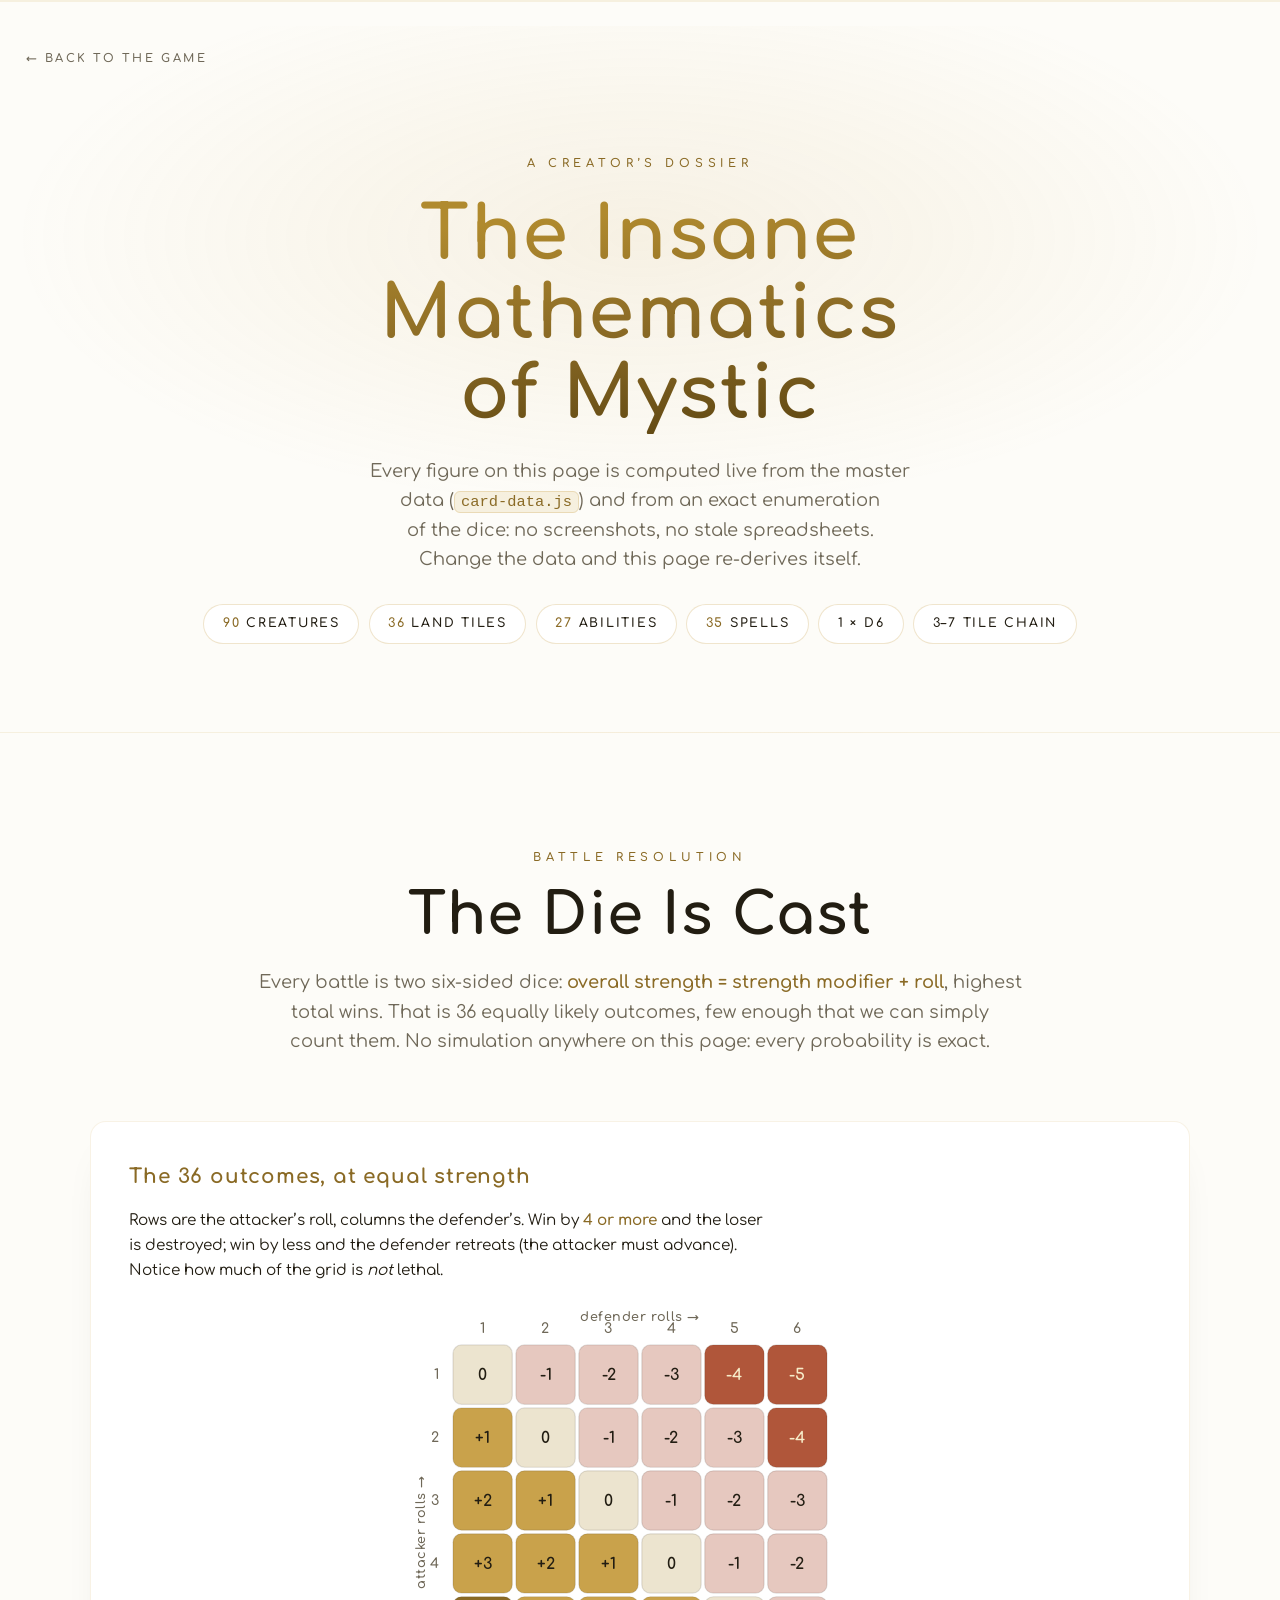
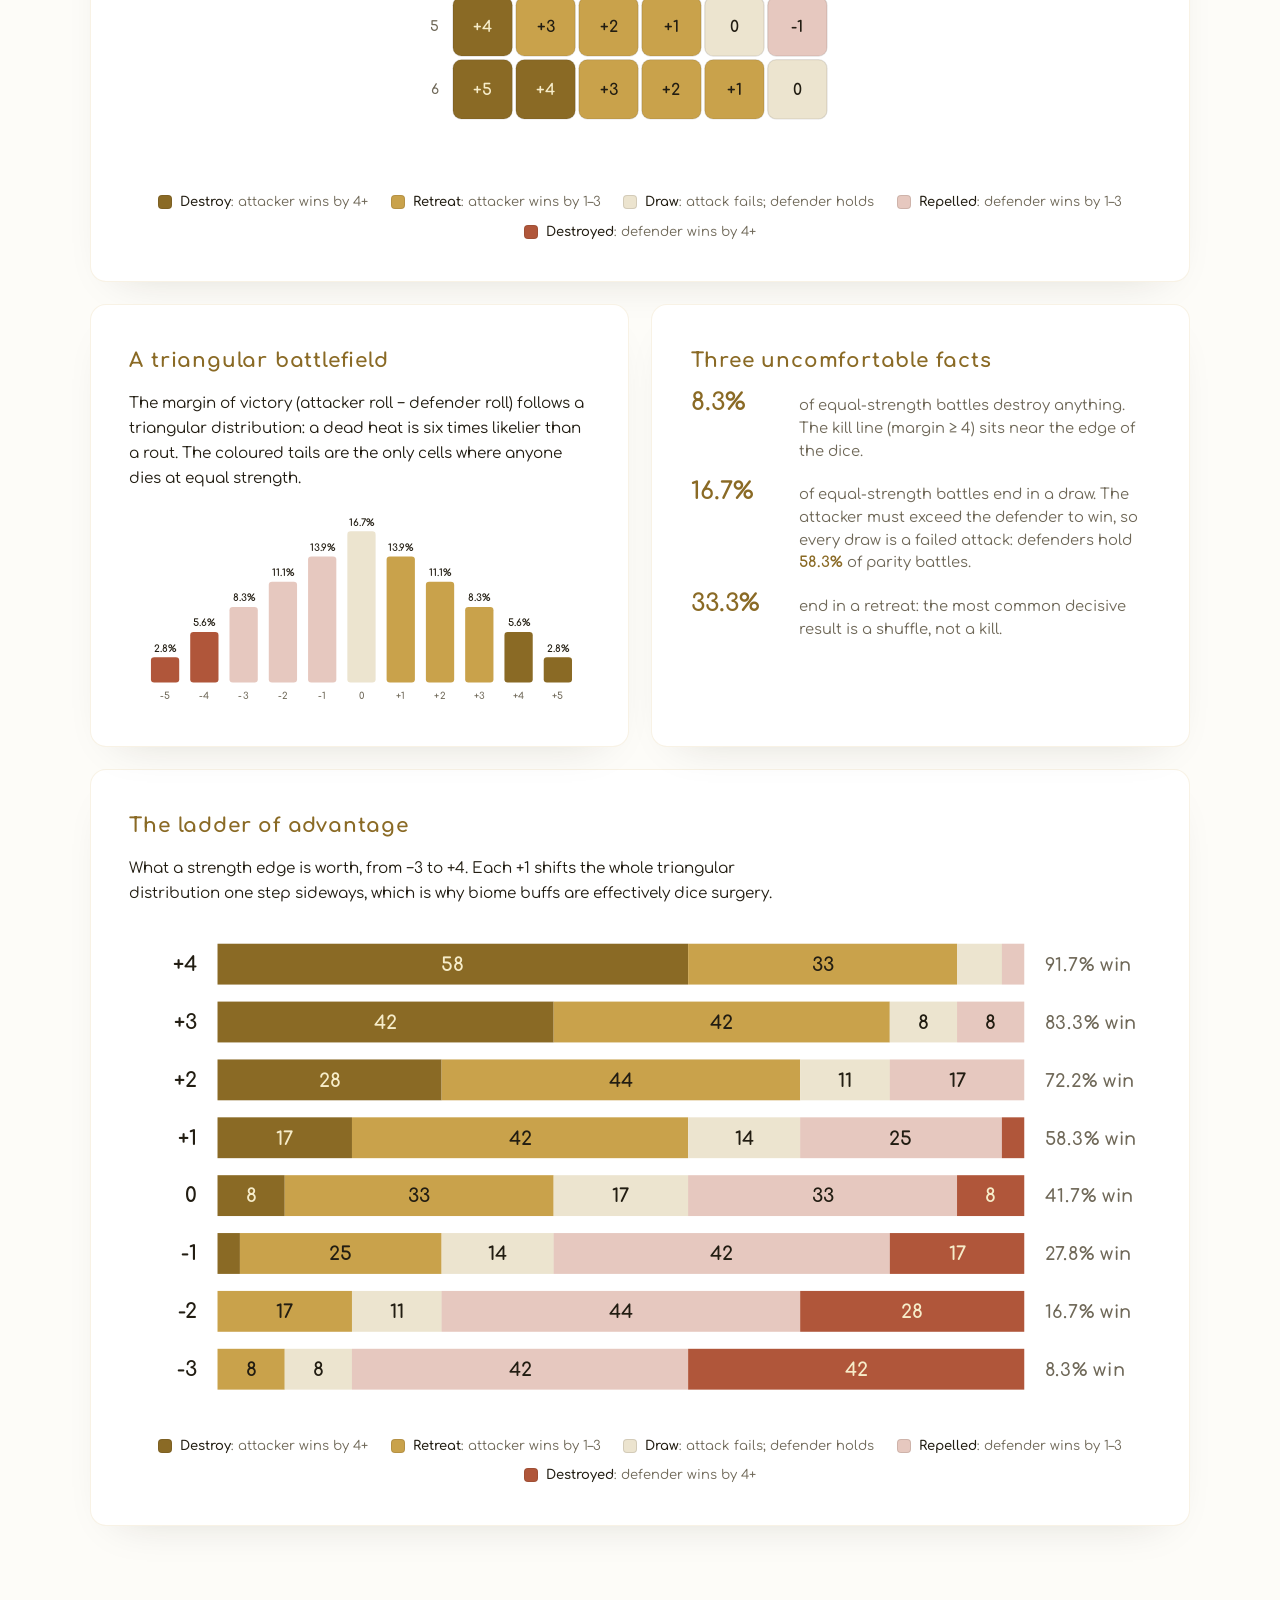
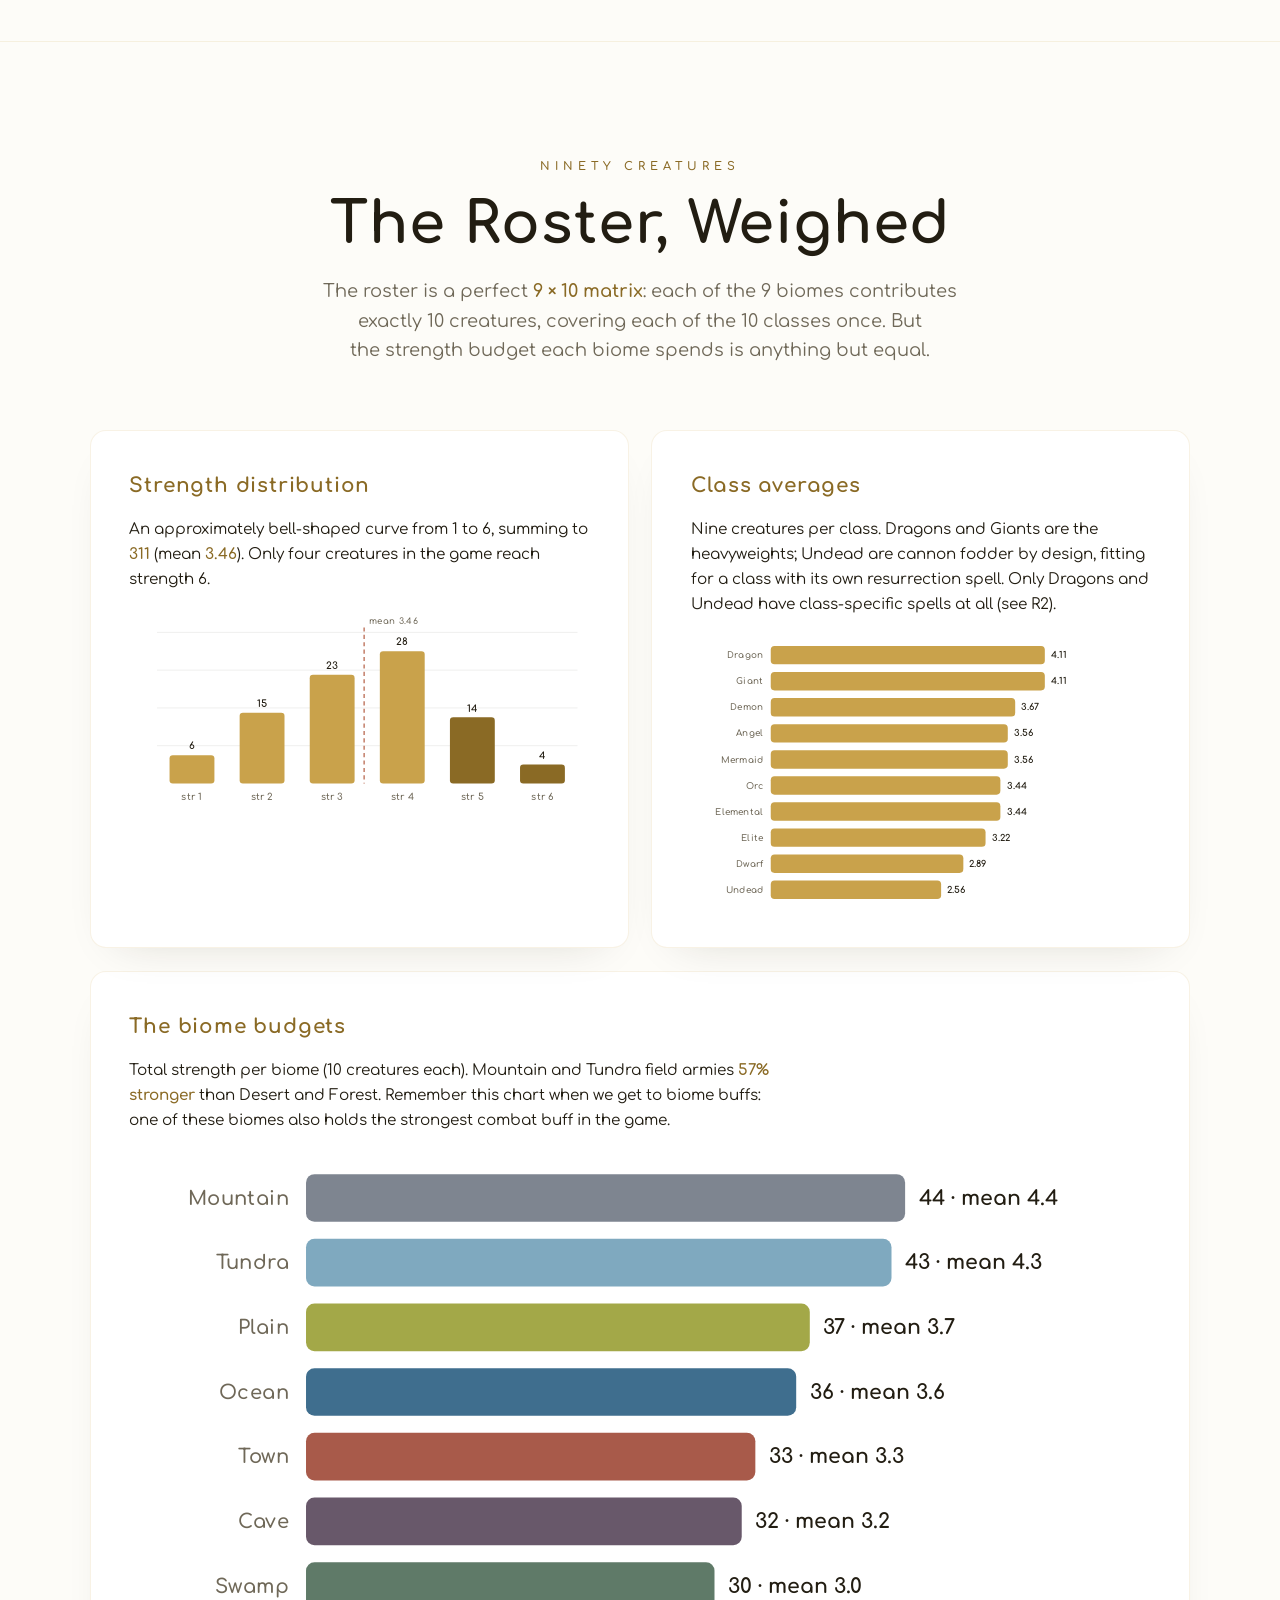
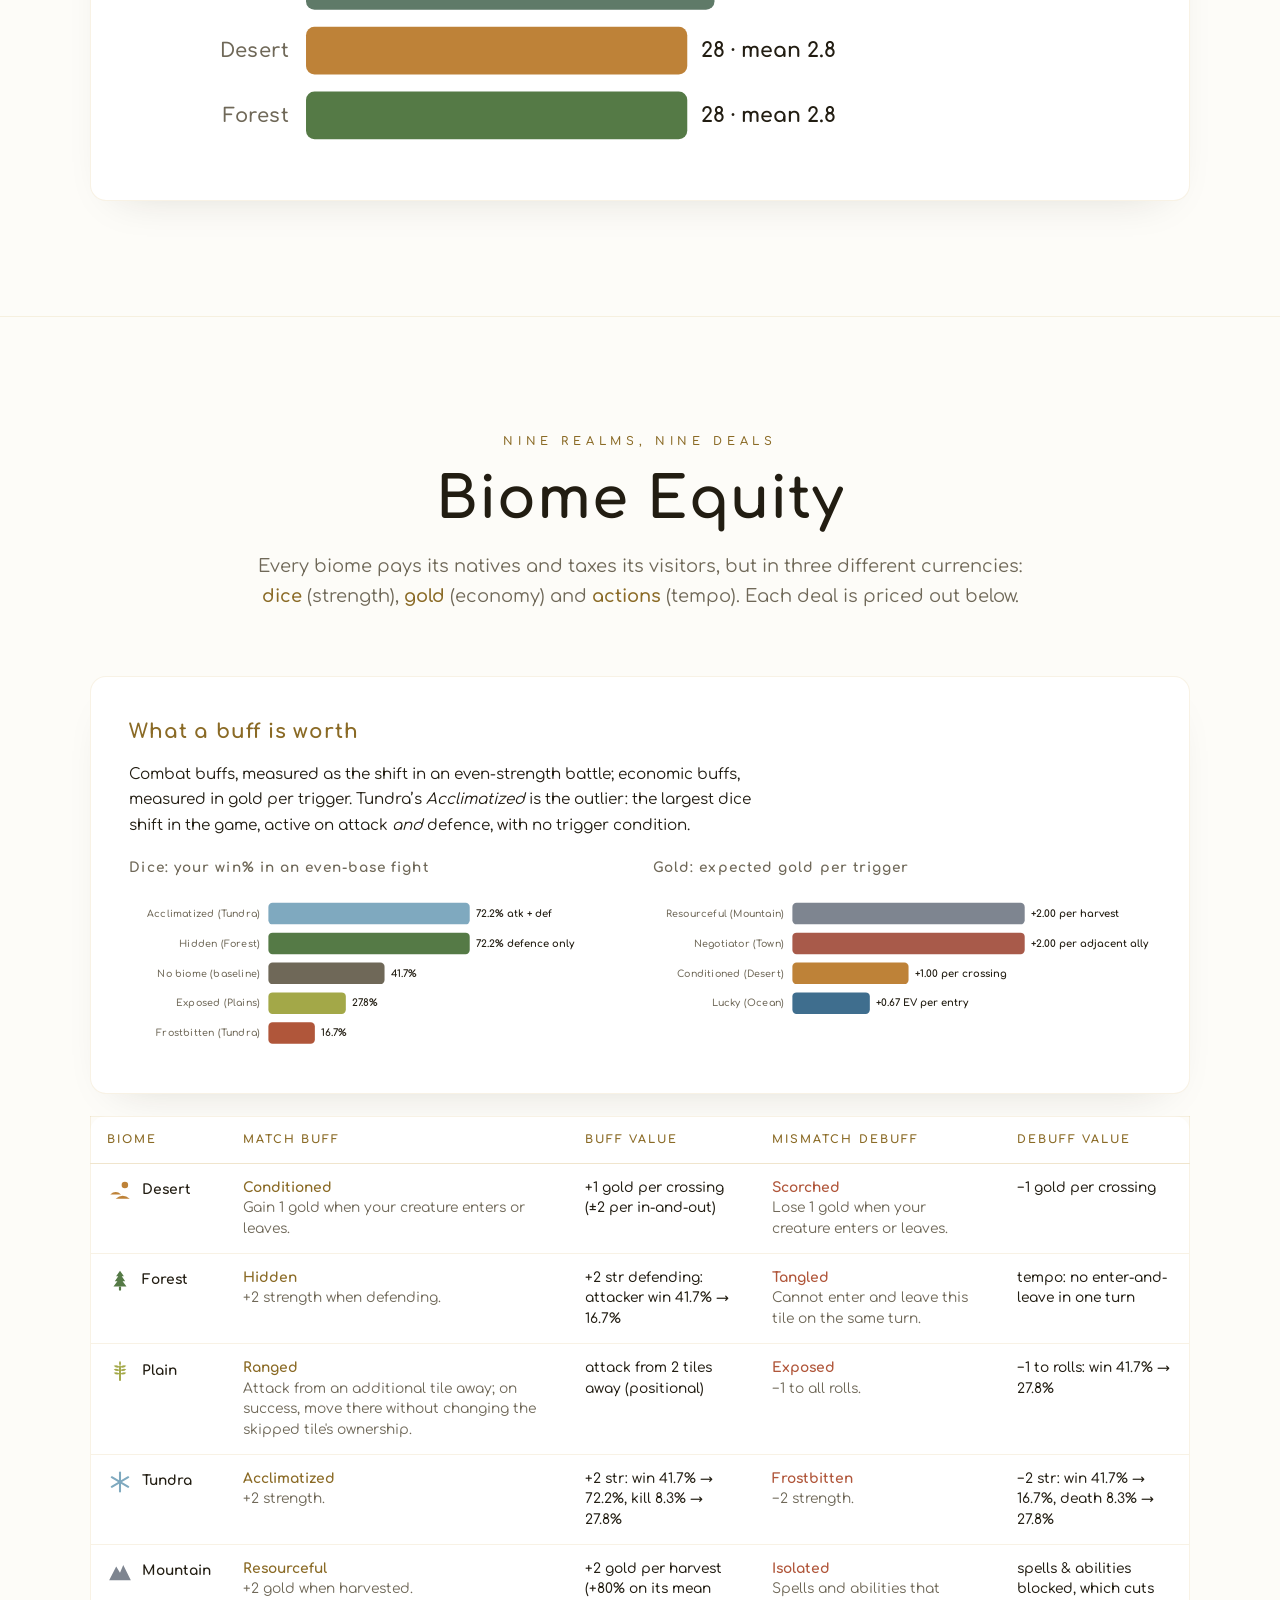
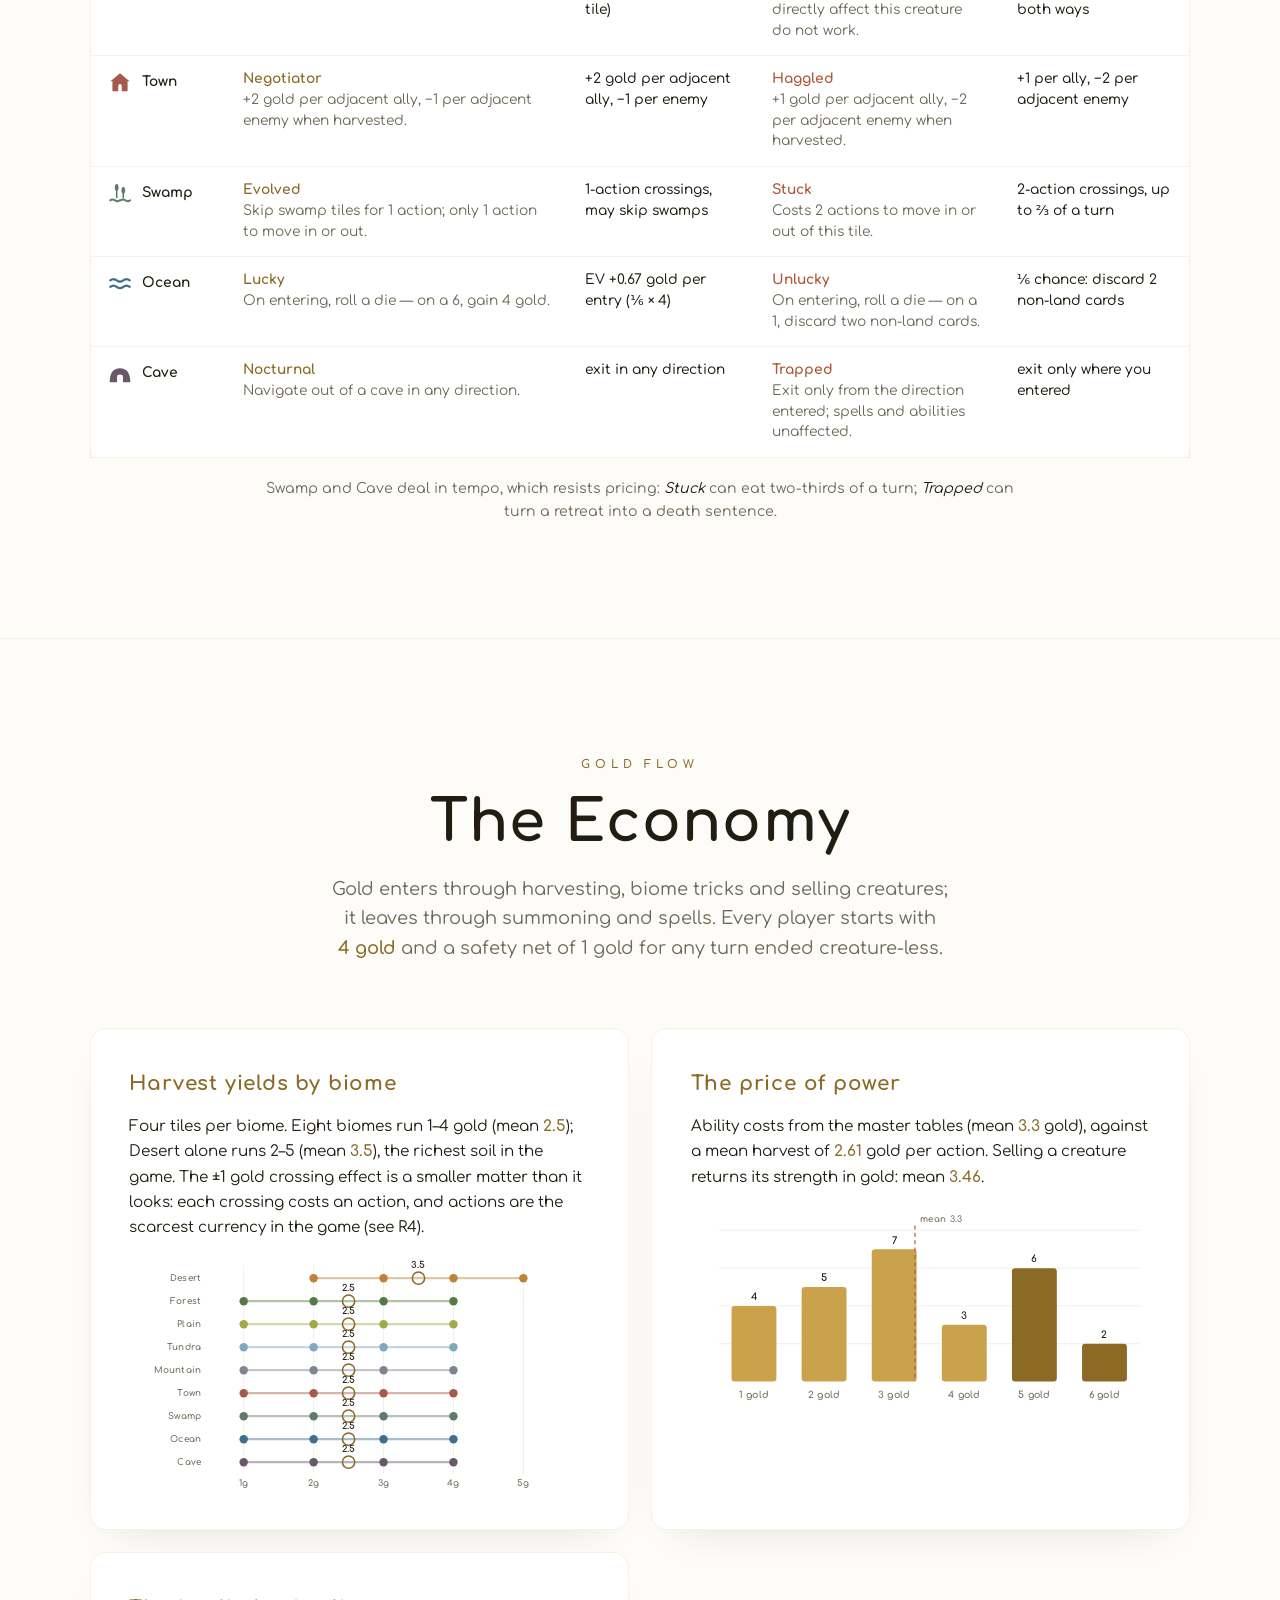
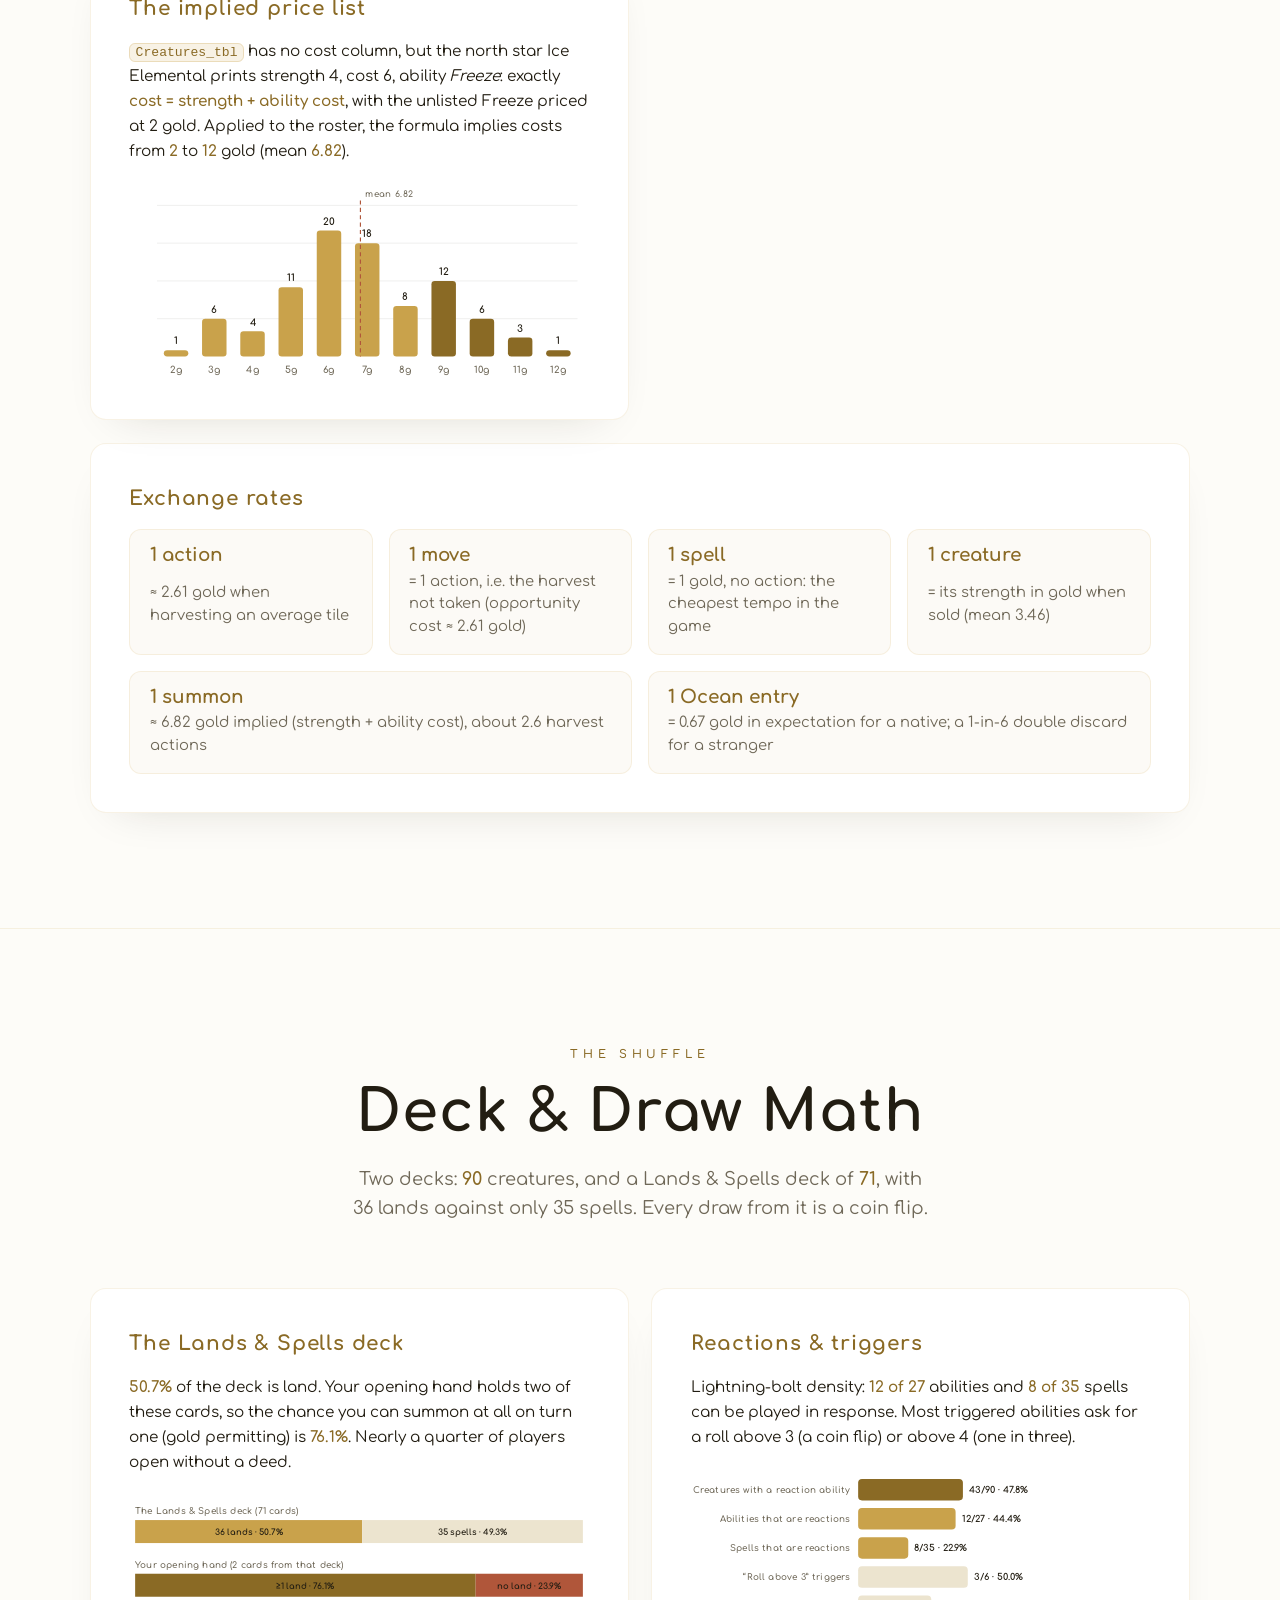
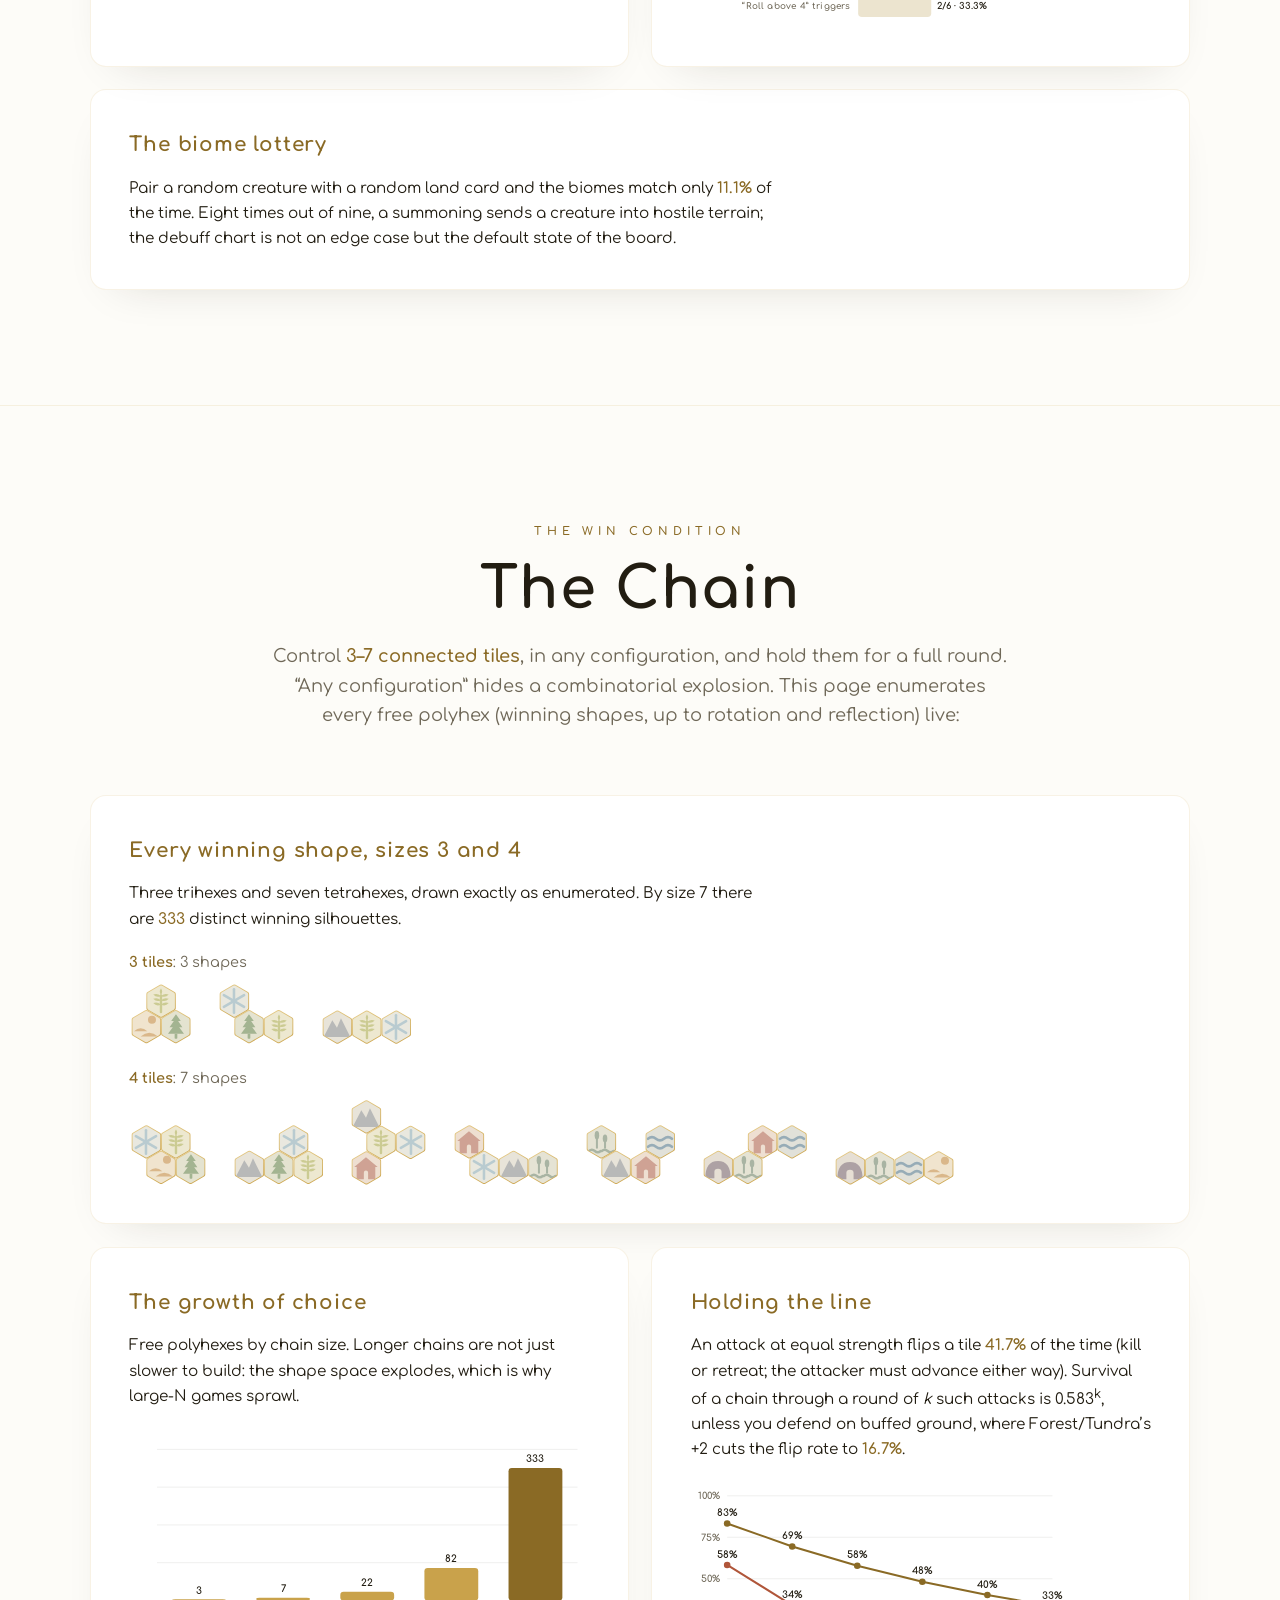
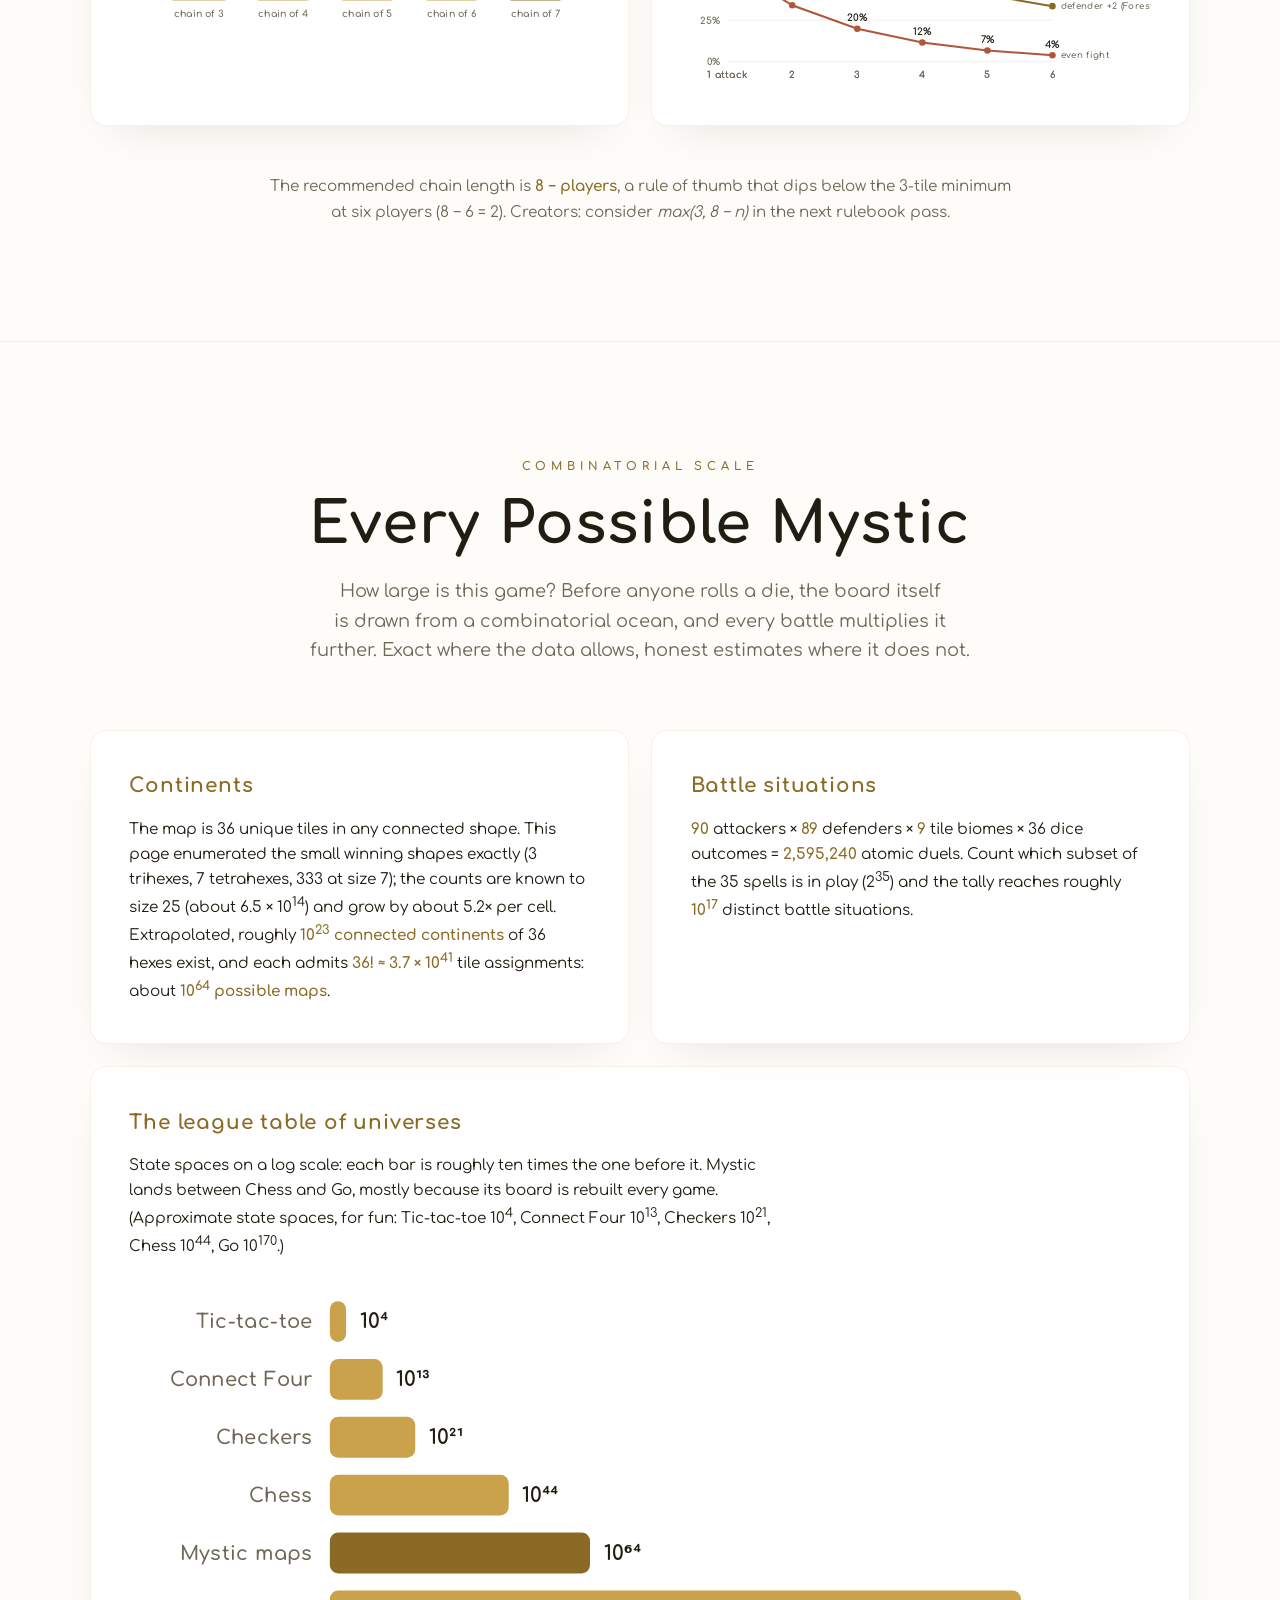
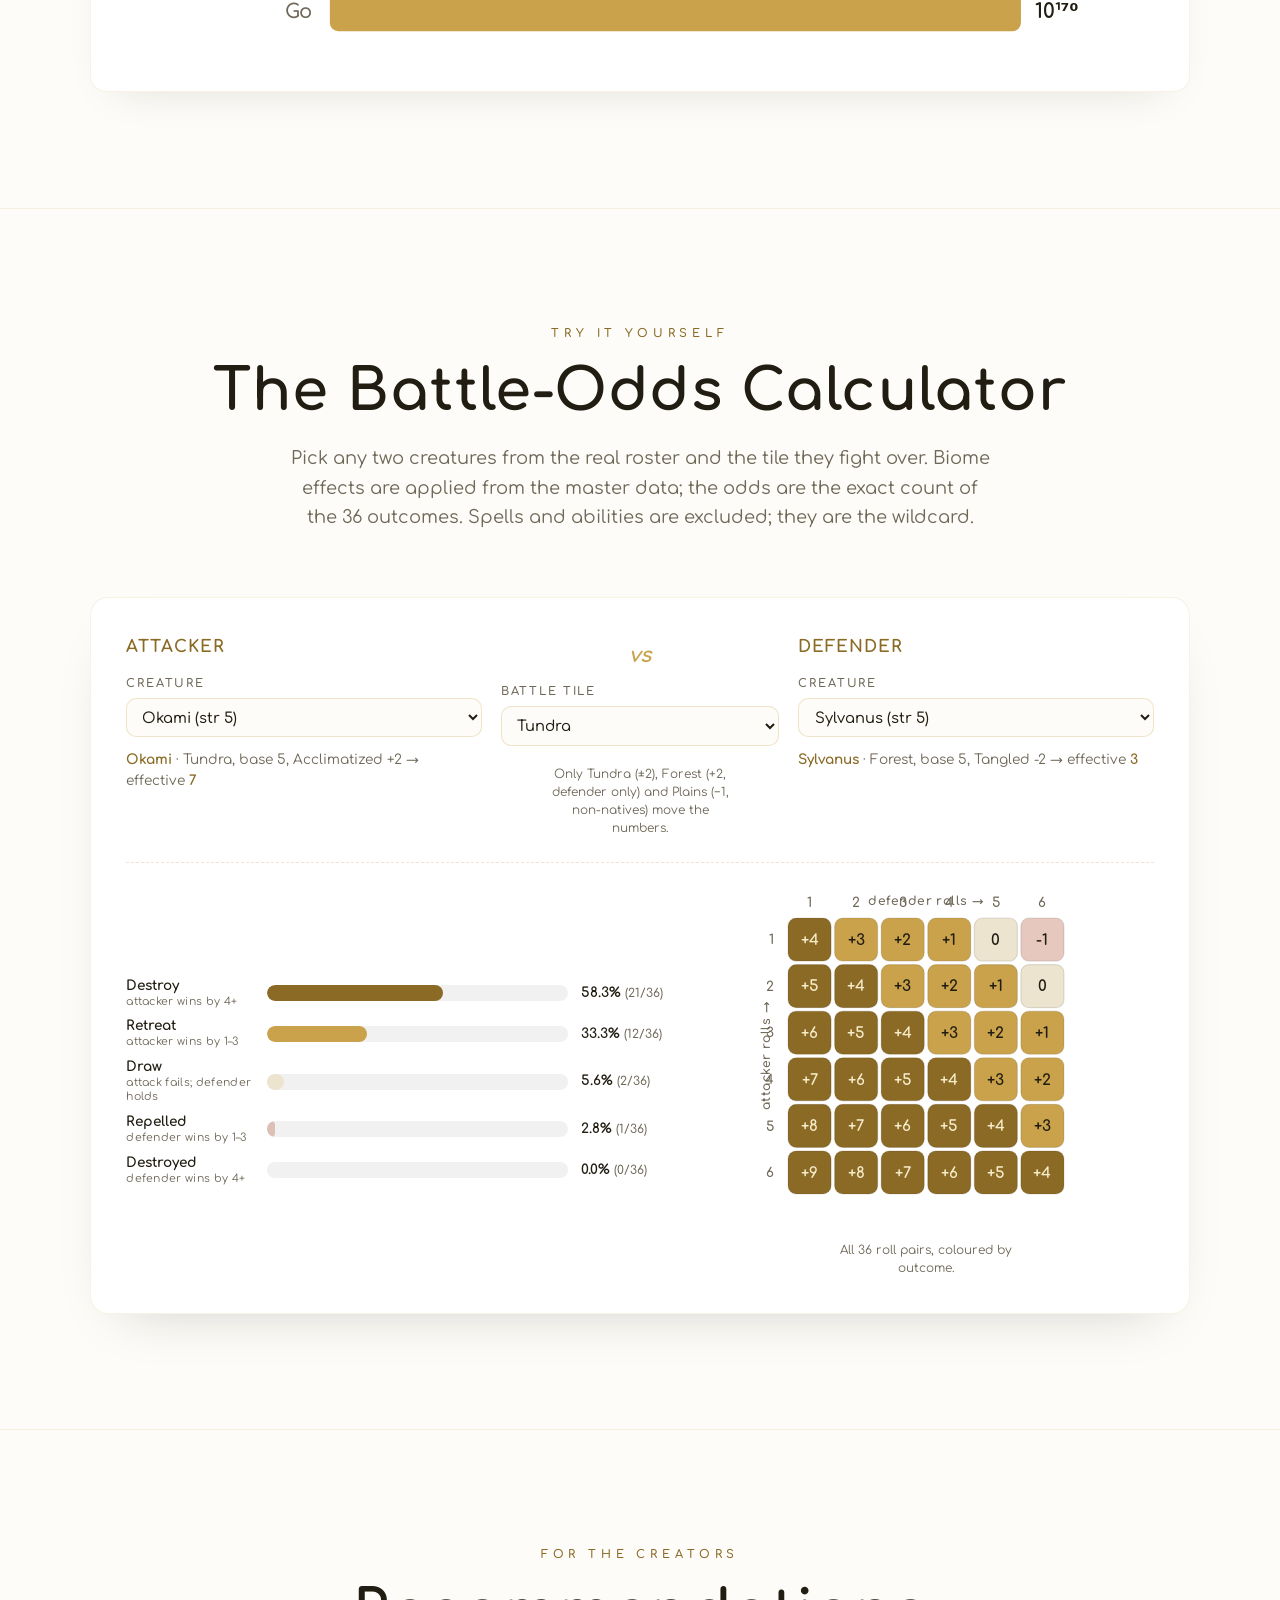
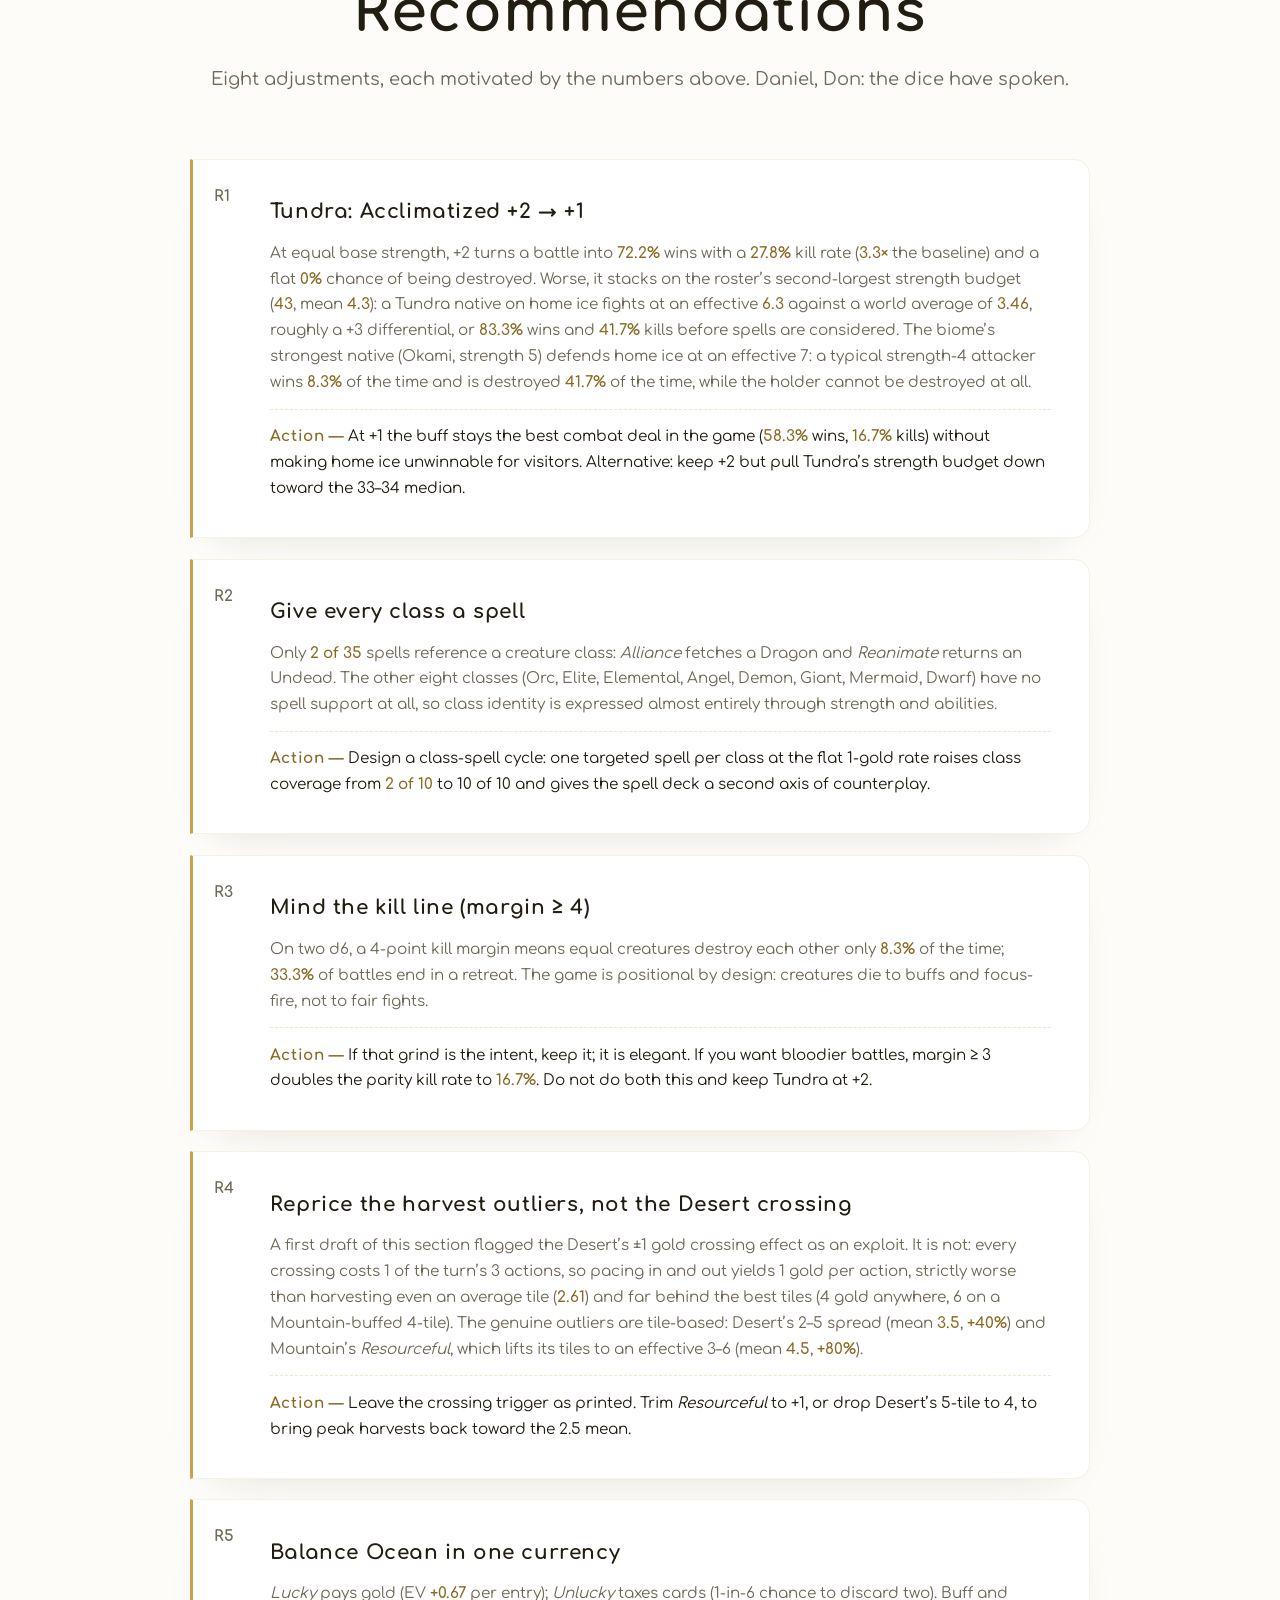
<file: site/mathematics.html>
<!DOCTYPE html>
<html lang="en">
<head>
  <meta charset="UTF-8">
  <meta name="viewport" content="width=device-width, initial-scale=1.0">
  <title>The Insane Mathematics of Mystic</title>
  <meta name="description" content="A creator's dossier: every battle odd, economy rate and biome imbalance in Mystic, computed live from the master data, with recommendations for the designers.">
  <!-- social sharing -->
  <meta property="og:type" content="article">
  <meta property="og:url" content="https://mysticmaneuvers.com/mathematics.html">
  <meta property="og:title" content="The Insane Mathematics of Mystic">
  <meta property="og:description" content="Every battle odd, economy rate and biome imbalance in Mystic, computed live from the master data, with recommendations for the designers.">
  <meta property="og:image" content="https://mysticmaneuvers.com/assets/og-image.jpg">
  <meta property="og:image:width" content="1200">
  <meta property="og:image:height" content="630">
  <meta name="twitter:card" content="summary_large_image">
  <meta name="twitter:title" content="The Insane Mathematics of Mystic">
  <meta name="twitter:description" content="Every battle odd, economy rate and biome imbalance in Mystic, computed live from the master data, with recommendations for the designers.">
  <meta name="twitter:image" content="https://mysticmaneuvers.com/assets/og-image.jpg">
  <link rel="icon" type="image/png" href="assets/hex-symbol.png">
  <link rel="preconnect" href="https://fonts.googleapis.com">
  <link rel="preconnect" href="https://fonts.gstatic.com" crossorigin>
  <link href="https://fonts.googleapis.com/css2?family=Comfortaa:wght@300;400;500;600;700&family=Inter:wght@400;500;600&display=swap" rel="stylesheet">
  <link rel="stylesheet" href="css/style.css?v=62">
  <link rel="stylesheet" href="css/maths.css?v=3">
</head>
<body class="maths-page">

  <!-- Scroll progress -->
  <div class="progress" aria-hidden="true"><span class="progress__bar" data-progress></span></div>

  <!-- shared clip def: pointy-top hex with subtly rounded vertices (same as index) -->
  <svg class="svg-defs" width="0" height="0" aria-hidden="true" focusable="false">
    <defs>
      <clipPath id="hexRound" clipPathUnits="objectBoundingBox">
        <path d="M0.4654 0.0200Q0.5 0 0.5346 0.0200L0.8984 0.2300Q0.933 0.25 0.9330 0.2900L0.9330 0.7100Q0.933 0.75 0.8984 0.7700L0.5346 0.9800Q0.5 1 0.4654 0.9800L0.1016 0.7700Q0.067 0.75 0.0670 0.7100L0.0670 0.2900Q0.067 0.25 0.1016 0.2300Z"/>
      </clipPath>
    </defs>
  </svg>

  <!-- ============ HEADER ============ -->
  <header class="mhero">
    <a class="mhero__back" href="index.html">&larr; Back to the game</a>
    <p class="mhero__eyebrow">A creator&rsquo;s dossier</p>
    <h1 class="mhero__title">The Insane Mathematics of Mystic</h1>
    <p class="mhero__lede">
      Every figure on this page is computed live from the master data
      (<code>card-data.js</code>) and from an exact enumeration of the dice:
      no screenshots, no stale spreadsheets. Change the data and this page re-derives itself.
    </p>
    <ul class="mhero__chips">
      <li><span data-v="nCreatures">90</span> creatures</li>
      <li><span data-v="nTiles">36</span> land tiles</li>
      <li><span data-v="nAbilities">27</span> abilities</li>
      <li><span data-v="nSpells">35</span> spells</li>
      <li>1 &times; d6</li>
      <li>3&ndash;7 tile chain</li>
    </ul>
  </header>

  <main>

    <!-- ============ 1. THE DIE IS CAST ============ -->
    <section class="msection" id="dice">
      <div class="msection__head" data-mreveal>
        <p class="msection__eyebrow">Battle resolution</p>
        <h2 class="msection__title">The Die Is Cast</h2>
        <p class="msection__lede">
          Every battle is two six-sided dice: <strong>overall strength = strength modifier + roll</strong>,
          highest total wins. That is 36 equally likely outcomes, few enough that we can simply
          count them. No simulation anywhere on this page: every probability is exact.
        </p>
      </div>

      <div class="mpanel mpanel--wide" data-mreveal>
        <h3 class="mpanel__title">The 36 outcomes, at equal strength</h3>
        <p class="mpanel__text">
          Rows are the attacker&rsquo;s roll, columns the defender&rsquo;s. Win by
          <strong>4 or more</strong> and the loser is destroyed; win by less and the defender
          retreats (the attacker must advance). Notice how much of the grid is <em>not</em> lethal.
        </p>
        <div class="mchart mchart--matrix" data-chart="matrix"></div>
        <ul class="mlegend" data-legend="matrix"></ul>
      </div>

      <div class="mgrid mgrid--2">
        <div class="mpanel" data-mreveal>
          <h3 class="mpanel__title">A triangular battlefield</h3>
          <p class="mpanel__text">
            The margin of victory (attacker roll &minus; defender roll) follows a triangular
            distribution: a dead heat is six times likelier than a rout. The coloured tails are
            the only cells where anyone dies at equal strength.
          </p>
          <div class="mchart" data-chart="diffdist"></div>
        </div>
        <div class="mpanel" data-mreveal>
          <h3 class="mpanel__title">Three uncomfortable facts</h3>
          <ul class="mfacts">
            <li><strong data-v="killParity">8.3%</strong><span>of equal-strength battles destroy anything. The kill line (margin &ge; 4) sits near the edge of the dice.</span></li>
            <li><strong data-v="tieParity">16.7%</strong><span>of equal-strength battles end in a draw. The attacker must exceed the defender to win, so every draw is a failed attack: defenders hold <strong data-v="holdParity">58.3%</strong> of parity battles.</span></li>
            <li><strong data-v="retreatParity">33.3%</strong><span>end in a retreat: the most common decisive result is a shuffle, not a kill.</span></li>
          </ul>
        </div>
      </div>

      <div class="mpanel mpanel--wide" data-mreveal>
        <h3 class="mpanel__title">The ladder of advantage</h3>
        <p class="mpanel__text">
          What a strength edge is worth, from &minus;3 to +4. Each +1 shifts the whole triangular
          distribution one step sideways, which is why biome buffs are effectively dice surgery.
        </p>
        <div class="mchart" data-chart="ladder"></div>
        <ul class="mlegend" data-legend="ladder"></ul>
      </div>
    </section>

    <!-- ============ 2. THE ROSTER ============ -->
    <section class="msection" id="roster">
      <div class="msection__head" data-mreveal>
        <p class="msection__eyebrow">Ninety creatures</p>
        <h2 class="msection__title">The Roster, Weighed</h2>
        <p class="msection__lede">
          The roster is a perfect <strong>9 &times; 10 matrix</strong>: each of the 9 biomes contributes
          exactly 10 creatures, covering each of the 10 classes once. But the strength budget
          each biome spends is anything but equal.
        </p>
      </div>

      <div class="mgrid mgrid--2">
        <div class="mpanel" data-mreveal>
          <h3 class="mpanel__title">Strength distribution</h3>
          <p class="mpanel__text">
            An approximately bell-shaped curve from 1 to 6, summing to <strong data-v="strSum">311</strong>
            (mean <strong data-v="strMean">3.46</strong>). Only four creatures in the game reach strength 6.
          </p>
          <div class="mchart" data-chart="strhist"></div>
        </div>
        <div class="mpanel" data-mreveal>
          <h3 class="mpanel__title">Class averages</h3>
          <p class="mpanel__text">
            Nine creatures per class. Dragons and Giants are the heavyweights; Undead are
            cannon fodder by design, fitting for a class with its own resurrection spell. Only
            Dragons and Undead have class-specific spells at all (see R2).
          </p>
          <div class="mchart" data-chart="classmeans"></div>
        </div>
      </div>

      <div class="mpanel mpanel--wide" data-mreveal>
        <h3 class="mpanel__title">The biome budgets</h3>
        <p class="mpanel__text">
          Total strength per biome (10 creatures each). Mountain and Tundra field armies
          <strong>57% stronger</strong> than Desert and Forest. Remember this chart when we get
          to biome buffs: one of these biomes also holds the strongest combat buff in the game.
        </p>
        <div class="mchart" data-chart="biomebudget"></div>
      </div>
    </section>

    <!-- ============ 3. BIOME EQUITY ============ -->
    <section class="msection" id="equity">
      <div class="msection__head" data-mreveal>
        <p class="msection__eyebrow">Nine realms, nine deals</p>
        <h2 class="msection__title">Biome Equity</h2>
        <p class="msection__lede">
          Every biome pays its natives and taxes its visitors, but in three different
          currencies: <strong>dice</strong> (strength), <strong>gold</strong> (economy) and
          <strong>actions</strong> (tempo). Each deal is priced out below.
        </p>
      </div>

      <div class="mpanel mpanel--wide" data-mreveal>
        <h3 class="mpanel__title">What a buff is worth</h3>
        <p class="mpanel__text">
          Combat buffs, measured as the shift in an even-strength battle; economic buffs,
          measured in gold per trigger. Tundra&rsquo;s <em>Acclimatized</em> is the outlier:
          the largest dice shift in the game, active on attack <em>and</em> defence, with no trigger condition.
        </p>
        <div class="mchart" data-chart="buffpower"></div>
      </div>

      <div class="mtable-wrap" data-mreveal>
        <table class="mtable" data-table="biomes">
          <thead>
            <tr><th>Biome</th><th>Match buff</th><th>Buff value</th><th>Mismatch debuff</th><th>Debuff value</th></tr>
          </thead>
          <tbody></tbody>
        </table>
        <p class="mtable-note">Swamp and Cave deal in tempo, which resists pricing: <em>Stuck</em> can eat two-thirds of a turn; <em>Trapped</em> can turn a retreat into a death sentence.</p>
      </div>
    </section>

    <!-- ============ 4. THE ECONOMY ============ -->
    <section class="msection" id="economy">
      <div class="msection__head" data-mreveal>
        <p class="msection__eyebrow">Gold flow</p>
        <h2 class="msection__title">The Economy</h2>
        <p class="msection__lede">
          Gold enters through harvesting, biome tricks and selling creatures; it leaves through
          summoning and spells. Every player starts with <strong>4 gold</strong> and a safety net
          of 1 gold for any turn ended creature-less.
        </p>
      </div>

      <div class="mgrid mgrid--2">
        <div class="mpanel" data-mreveal>
          <h3 class="mpanel__title">Harvest yields by biome</h3>
          <p class="mpanel__text">
            Four tiles per biome. Eight biomes run 1&ndash;4 gold (mean
            <strong data-v="otherYieldMean">2.5</strong>); Desert alone runs 2&ndash;5 (mean
            <strong data-v="desertYieldMean">3.5</strong>), the richest soil in the game.
            The &plusmn;1 gold crossing effect is a smaller matter than it looks: each crossing
            costs an action, and actions are the scarcest currency in the game (see R4).
          </p>
          <div class="mchart" data-chart="harvest"></div>
        </div>
        <div class="mpanel" data-mreveal>
          <h3 class="mpanel__title">The price of power</h3>
          <p class="mpanel__text">
            Ability costs from the master tables (mean
            <strong data-v="abilityCostMean">3.3</strong> gold), against a mean harvest of
            <strong data-v="harvestMean">2.61</strong> gold per action. Selling a creature returns
            its strength in gold: mean <strong data-v="strMean2">3.46</strong>.
          </p>
          <div class="mchart" data-chart="abilitycost"></div>
        </div>
        <div class="mpanel" data-mreveal>
          <h3 class="mpanel__title">The implied price list</h3>
          <p class="mpanel__text">
            <code>Creatures_tbl</code> has no cost column, but the north star Ice Elemental prints
            strength 4, cost 6, ability <em>Freeze</em>: exactly
            <strong>cost = strength + ability cost</strong>, with the unlisted Freeze priced at
            2 gold. Applied to the roster, the formula implies costs from
            <strong data-v="impliedCostMin">2</strong> to <strong data-v="impliedCostMax">12</strong>
            gold (mean <strong data-v="impliedCostMean">6.75</strong>).
          </p>
          <div class="mchart" data-chart="costcurve"></div>
        </div>
      </div>

      <div class="mpanel mpanel--wide" data-mreveal>
        <h3 class="mpanel__title">Exchange rates</h3>
        <ul class="mfacts mfacts--row">
          <li><strong>1 action</strong><span>&asymp; <span data-v="harvestMean2">2.61</span> gold when harvesting an average tile</span></li>
          <li><strong>1 move</strong><span>= 1 action, i.e. the harvest not taken (opportunity cost &asymp; <span data-v="harvestMean4">2.61</span> gold)</span></li>
          <li><strong>1 spell</strong><span>= 1 gold, no action: the cheapest tempo in the game</span></li>
          <li><strong>1 creature</strong><span>= its strength in gold when sold (mean <span data-v="strMean3">3.46</span>)</span></li>
          <li><strong>1 summon</strong><span>&asymp; <span data-v="impliedCostMean2">6.75</span> gold implied (strength + ability cost), about <span data-v="harvestsPerSummon2">2.6</span> harvest actions</span></li>
          <li><strong>1 Ocean entry</strong><span>= <span data-v="oceanEV">0.67</span> gold in expectation for a native; a 1-in-6 double discard for a stranger</span></li>
        </ul>
      </div>
    </section>

    <!-- ============ 5. DECK & DRAW MATH ============ -->
    <section class="msection" id="deck">
      <div class="msection__head" data-mreveal>
        <p class="msection__eyebrow">The shuffle</p>
        <h2 class="msection__title">Deck &amp; Draw Math</h2>
        <p class="msection__lede">
          Two decks: <strong data-v="nCreatures2">90</strong> creatures, and a Lands &amp; Spells
          deck of <strong data-v="nLS">71</strong>, with <span data-v="nLands">36</span> lands against
          only <span data-v="nSpells2">35</span> spells. Every draw from it is a coin flip.
        </p>
      </div>

      <div class="mgrid mgrid--2">
        <div class="mpanel" data-mreveal>
          <h3 class="mpanel__title">The Lands &amp; Spells deck</h3>
          <p class="mpanel__text">
            <strong data-v="pLand">50.7%</strong> of the deck is land. Your opening hand holds two of
            these cards, so the chance you can summon at all on turn one (gold permitting) is
            <strong data-v="pOpenLand">76.1%</strong>. Nearly a quarter of players open without a deed.
          </p>
          <div class="mchart" data-chart="decksplit"></div>
        </div>
        <div class="mpanel" data-mreveal>
          <h3 class="mpanel__title">Reactions &amp; triggers</h3>
          <p class="mpanel__text">
            Lightning-bolt density: <strong data-v="reactAb">12 of 27</strong> abilities and
            <strong data-v="reactSp">8 of 35</strong> spells can be played in response.
            Most triggered abilities ask for a roll above 3 (a coin flip) or above 4 (one in three).
          </p>
          <div class="mchart" data-chart="reactions"></div>
        </div>
      </div>

      <div class="mpanel mpanel--wide" data-mreveal>
        <h3 class="mpanel__title">The biome lottery</h3>
        <p class="mpanel__text">
          Pair a random creature with a random land card and the biomes match only
          <strong data-v="pBiomeMatch">11.1%</strong> of the time. Eight times out of nine, a summoning
          sends a creature into hostile terrain; the debuff chart is not an edge case but
          the default state of the board.
        </p>
      </div>
    </section>

    <!-- ============ 6. THE CHAIN ============ -->
    <section class="msection" id="chain">
      <div class="msection__head" data-mreveal>
        <p class="msection__eyebrow">The win condition</p>
        <h2 class="msection__title">The Chain</h2>
        <p class="msection__lede">
          Control <strong>3&ndash;7 connected tiles</strong>, in any configuration, and hold them for a
          full round. &ldquo;Any configuration&rdquo; hides a combinatorial explosion. This page
          enumerates every free polyhex (winning shapes, up to rotation and reflection) live:
        </p>
      </div>

      <div class="mpanel mpanel--wide" data-mreveal>
        <h3 class="mpanel__title">Every winning shape, sizes 3 and 4</h3>
        <p class="mpanel__text">
          Three trihexes and seven tetrahexes, drawn exactly as enumerated. By size 7 there are
          <strong data-v="poly7">333</strong> distinct winning silhouettes.
        </p>
        <div class="mchart" data-chart="polyhex"></div>
      </div>

      <div class="mgrid mgrid--2">
        <div class="mpanel" data-mreveal>
          <h3 class="mpanel__title">The growth of choice</h3>
          <p class="mpanel__text">
            Free polyhexes by chain size. Longer chains are not just slower to build: the
            shape space explodes, which is why large-N games sprawl.
          </p>
          <div class="mchart" data-chart="polycount"></div>
        </div>
        <div class="mpanel" data-mreveal>
          <h3 class="mpanel__title">Holding the line</h3>
          <p class="mpanel__text">
            An attack at equal strength flips a tile <strong data-v="flipParity">41.7%</strong> of the time
            (kill or retreat; the attacker must advance either way). Survival of a chain through
            a round of <em>k</em> such attacks is 0.583<sup>k</sup>, unless you defend on buffed
            ground, where Forest/Tundra&rsquo;s +2 cuts the flip rate to
            <strong data-v="flipVsBuff">16.7%</strong>.
          </p>
          <div class="mchart" data-chart="survival"></div>
        </div>
      </div>

      <p class="mnote" data-mreveal>
        The recommended chain length is <strong>8 &minus; players</strong>, a rule of thumb that dips
        below the 3-tile minimum at six players (8 &minus; 6 = 2). Creators: consider
        <em>max(3, 8 &minus; n)</em> in the next rulebook pass.
      </p>
    </section>

    <!-- ============ 7. EVERY POSSIBLE MYSTIC ============ -->
    <section class="msection" id="scale">
      <div class="msection__head" data-mreveal>
        <p class="msection__eyebrow">Combinatorial scale</p>
        <h2 class="msection__title">Every Possible Mystic</h2>
        <p class="msection__lede">
          How large is this game? Before anyone rolls a die, the board itself is drawn from a
          combinatorial ocean, and every battle multiplies it further. Exact where the data
          allows, honest estimates where it does not.
        </p>
      </div>

      <div class="mgrid mgrid--2">
        <div class="mpanel" data-mreveal>
          <h3 class="mpanel__title">Continents</h3>
          <p class="mpanel__text">
            The map is 36 unique tiles in any connected shape. This page enumerated the small
            winning shapes exactly (3 trihexes, 7 tetrahexes, 333 at size 7); the counts are known
            to size 25 (about 6.5 &times; 10<sup>14</sup>) and grow by about 5.2&times; per cell.
            Extrapolated, roughly <strong>10<sup>23</sup> connected continents</strong> of 36 hexes
            exist, and each admits <strong>36! &asymp; 3.7 &times; 10<sup>41</sup></strong> tile
            assignments: about <strong>10<sup>64</sup> possible maps</strong>.
          </p>
        </div>
        <div class="mpanel" data-mreveal>
          <h3 class="mpanel__title">Battle situations</h3>
          <p class="mpanel__text">
            <strong data-v="nCreatures3">90</strong> attackers &times; <strong data-v="nDefenders">89</strong>
            defenders &times; <strong data-v="nBiomes">9</strong> tile biomes &times; 36 dice outcomes
            = <strong data-v="duelsAtomic">2,595,240</strong> atomic duels. Count which subset of the
            35 spells is in play (2<sup>35</sup>) and the tally reaches roughly
            <strong>10<sup>17</sup></strong> distinct battle situations.
          </p>
        </div>
      </div>

      <div class="mpanel mpanel--wide" data-mreveal>
        <h3 class="mpanel__title">The league table of universes</h3>
        <p class="mpanel__text">
          State spaces on a log scale: each bar is roughly ten times the one before it. Mystic
          lands between Chess and Go, mostly because its board is rebuilt every game.
          (Approximate state spaces, for fun: Tic-tac-toe 10<sup>4</sup>, Connect Four
          10<sup>13</sup>, Checkers 10<sup>21</sup>, Chess 10<sup>44</sup>, Go 10<sup>170</sup>.)
        </p>
        <div class="mchart" data-chart="universe"></div>
      </div>
    </section>

    <!-- ============ 8. BATTLE-ODDS CALCULATOR ============ -->
    <section class="msection" id="calculator">
      <div class="msection__head" data-mreveal>
        <p class="msection__eyebrow">Try it yourself</p>
        <h2 class="msection__title">The Battle-Odds Calculator</h2>
        <p class="msection__lede">
          Pick any two creatures from the real roster and the tile they fight over.
          Biome effects are applied from the master data; the odds are the exact count of the
          36 outcomes. Spells and abilities are excluded; they are the wildcard.
        </p>
      </div>

      <div class="calc" data-calc data-mreveal>
        <div class="calc__controls">
          <div class="calc__side">
            <h4 class="calc__heading">Attacker</h4>
            <label class="calc__label">Creature
              <select data-calc="attacker"></select>
            </label>
            <div class="calc__custom" data-calc="attacker-custom" hidden>
              <label class="calc__label">Strength
                <select data-calc="attacker-str"></select>
              </label>
              <label class="calc__label">Native biome
                <select data-calc="attacker-biome"></select>
              </label>
            </div>
            <p class="calc__stat" data-calc="attacker-readout"></p>
          </div>

          <div class="calc__tile">
            <span class="calc__vs">vs</span>
            <label class="calc__label">Battle tile
              <select data-calc="tile"></select>
            </label>
            <p class="calc__hint">Only Tundra (&plusmn;2), Forest (+2, defender only) and Plains (&minus;1, non-natives) move the numbers.</p>
          </div>

          <div class="calc__side">
            <h4 class="calc__heading">Defender</h4>
            <label class="calc__label">Creature
              <select data-calc="defender"></select>
            </label>
            <div class="calc__custom" data-calc="defender-custom" hidden>
              <label class="calc__label">Strength
                <select data-calc="defender-str"></select>
              </label>
              <label class="calc__label">Native biome
                <select data-calc="defender-biome"></select>
              </label>
            </div>
            <p class="calc__stat" data-calc="defender-readout"></p>
          </div>
        </div>

        <div class="calc__results">
          <div class="calc__bars" data-calc="bars"></div>
          <div class="calc__matrixwrap">
            <div class="mchart mchart--matrix mchart--matrix-sm" data-calc="matrix"></div>
            <p class="calc__hint">All 36 roll pairs, coloured by outcome.</p>
          </div>
        </div>
      </div>
    </section>

    <!-- ============ 9. RECOMMENDATIONS ============ -->
    <section class="msection" id="recommendations">
      <div class="msection__head" data-mreveal>
        <p class="msection__eyebrow">For the creators</p>
        <h2 class="msection__title">Recommendations</h2>
        <p class="msection__lede">
          Eight adjustments, each motivated by the numbers above. Daniel, Don: the dice have spoken.
        </p>
      </div>

      <div class="recs">
        <article class="rec" data-mreveal>
          <p class="rec__num">R1</p>
          <h3 class="rec__title">Tundra: Acclimatized +2 &rarr; +1</h3>
          <p>
            At equal base strength, +2 turns a battle into <strong data-v="winPlus2">72.2%</strong> wins with a
            <strong data-v="killPlus2">27.8%</strong> kill rate (<strong>3.3&times;</strong> the baseline)
            and a flat <strong>0%</strong> chance of being destroyed. Worse, it stacks on the roster&rsquo;s
            second-largest strength budget (<strong data-v="tundraBudget">43</strong>, mean
            <strong data-v="tundraMean">4.3</strong>): a Tundra native on home ice fights at an effective
            <strong data-v="tundraEff">6.3</strong> against a world average of
            <strong data-v="worldMean">3.46</strong>, roughly a +3 differential, or
            <strong data-v="winPlus3">83.3%</strong> wins and <strong data-v="killPlus3">41.7%</strong> kills before spells are considered.
            The biome&rsquo;s strongest native (Okami, strength 5) defends home ice at an effective 7:
            a typical strength-4 attacker wins <strong data-v="winMinus3">8.3%</strong> of the time and is
            destroyed <strong data-v="deathMinus3">41.7%</strong> of the time, while the holder cannot be
            destroyed at all.
          </p>
          <p class="rec__action">
            At +1 the buff stays the best combat deal in the game (<strong data-v="winPlus1">58.3%</strong> wins,
            <strong data-v="killPlus1">16.7%</strong> kills) without making home ice unwinnable for visitors.
            Alternative: keep +2 but pull Tundra&rsquo;s strength budget down toward the 33&ndash;34 median.
          </p>
        </article>

        <article class="rec" data-mreveal>
          <p class="rec__num">R2</p>
          <h3 class="rec__title">Give every class a spell</h3>
          <p>
            Only <strong data-v="classSpells">2 of 35</strong> spells reference a creature class:
            <em>Alliance</em> fetches a Dragon and <em>Reanimate</em> returns an Undead. The other
            eight classes (Orc, Elite, Elemental, Angel, Demon, Giant, Mermaid, Dwarf) have no spell
            support at all, so class identity is expressed almost entirely through strength and
            abilities.
          </p>
          <p class="rec__action">
            Design a class-spell cycle: one targeted spell per class at the flat 1-gold rate raises
            class coverage from <strong data-v="classesCovered">2 of 10</strong> to 10 of 10 and gives
            the spell deck a second axis of counterplay.
          </p>
        </article>

        <article class="rec" data-mreveal>
          <p class="rec__num">R3</p>
          <h3 class="rec__title">Mind the kill line (margin &ge; 4)</h3>
          <p>
            On two d6, a 4-point kill margin means equal creatures destroy each other only
            <strong data-v="killParity2">8.3%</strong> of the time; <strong data-v="retreatParity2">33.3%</strong> of battles end in a
            retreat. The game is positional by design: creatures die to buffs and focus-fire, not to fair fights.
          </p>
          <p class="rec__action">
            If that grind is the intent, keep it; it is elegant. If you want bloodier battles,
            margin &ge; 3 doubles the parity kill rate to <strong data-v="killMargin3">16.7%</strong>. Do not do both this and keep Tundra at +2.
          </p>
        </article>

        <article class="rec" data-mreveal>
          <p class="rec__num">R4</p>
          <h3 class="rec__title">Reprice the harvest outliers, not the Desert crossing</h3>
          <p>
            A first draft of this section flagged the Desert&rsquo;s &plusmn;1 gold crossing effect as an
            exploit. It is not: every crossing costs 1 of the turn&rsquo;s 3 actions, so pacing in and out
            yields 1 gold per action, strictly worse than harvesting even an average tile
            (<strong data-v="harvestMean3">2.61</strong>) and far behind the best tiles (4 gold anywhere,
            6 on a Mountain-buffed 4-tile). The genuine outliers are tile-based: Desert&rsquo;s 2&ndash;5
            spread (mean <strong data-v="desertYieldMean2">3.5</strong>, <strong>+40%</strong>) and
            Mountain&rsquo;s <em>Resourceful</em>, which lifts its tiles to an effective 3&ndash;6
            (mean <strong data-v="mountainEffMean">4.5</strong>, <strong>+80%</strong>).
          </p>
          <p class="rec__action">
            Leave the crossing trigger as printed. Trim <em>Resourceful</em> to +1, or drop Desert&rsquo;s
            5-tile to 4, to bring peak harvests back toward the 2.5 mean.
          </p>
        </article>

        <article class="rec" data-mreveal>
          <p class="rec__num">R5</p>
          <h3 class="rec__title">Balance Ocean in one currency</h3>
          <p>
            <em>Lucky</em> pays gold (EV <strong data-v="oceanEV2">+0.67</strong> per entry); <em>Unlucky</em> taxes
            cards (1-in-6 chance to discard two). Buff and debuff live in different economies, so the
            matchup is impossible to price and feels swingy rather than risky.
          </p>
          <p class="rec__action">
            Mirror the currencies: either both gold (e.g. Unlucky: on a 1, lose 2 gold) or both cards.
            The current EV asymmetry also makes Ocean the only biome whose debuff can be wholly avoided
            by simply having no cards, a perverse incentive to empty your hand.
          </p>
        </article>

        <article class="rec" data-mreveal>
          <p class="rec__num">R6</p>
          <h3 class="rec__title">Formalise the summoning-cost formula</h3>
          <p>
            The north star card implies <strong>cost = strength + ability gold cost</strong>
            (Ice Elemental: 4 + 2 = 6). Two inconsistencies follow. First, the data assigns Ice
            Elemental <em>AOE</em> (cost 3), which would price the card at 7 rather than 6; the
            unlisted <em>Freeze</em> belongs in <code>Abilities_tbl</code> at 2 gold. Second, selling
            a creature returns its strength, so under the formula a sale refunds the body and writes
            off the ability (mean write-off <strong data-v="abilityCostMean2">3.3</strong> gold).
            Smaller gaps remain: AbilityID 23 is missing, and spell cost is flat-1 in the rules but
            per-spell in the renders.
          </p>
          <p class="rec__action">
            Add a <code>Cost</code> column to <code>Creatures_tbl</code> computed as strength +
            ability cost (mean <strong data-v="impliedCostMean3">6.75</strong> gold, range
            <strong data-v="impliedCostRange">2&ndash;12</strong>), add Freeze at 2 gold, and decide
            whether selling refunds strength or full cost. Then re-run this page.
          </p>
        </article>

        <article class="rec" data-mreveal>
          <p class="rec__num">R7</p>
          <h3 class="rec__title">Reprice the 1-gold abilities</h3>
          <p>
            Ability costs run 1 to 6 gold (mean <strong data-v="abilityCostMean3">3.3</strong>), but the
            1-gold tier punches far above its price: <em>Poison</em> makes a creature undestroyable
            when initiating an attack, and <em>Invisibility</em> makes it unattackable in its native
            biome. Under the cost formula (R6) these add a single gold to a summon. Three creatures
            carry Poison (Zirax, Mordecai, Swamp Elemental).
          </p>
          <p class="rec__action">
            Move Poison and Invisibility to the 3-gold tier alongside Stun and AOE, or scope them
            down (for example, Poison protects against destruction but not repulsion).
          </p>
        </article>

        <article class="rec" data-mreveal>
          <p class="rec__num">R8</p>
          <h3 class="rec__title">Guarantee an opening line</h3>
          <p>
            Summoning requires a creature card and a matching land card, yet the opening hand holds
            only two cards from a deck that is <strong data-v="pLand2">50.7%</strong> land:
            <strong data-v="pNoLand">23.9%</strong> of players open with no land at all and cannot
            summon on turn one. They spend their first actions drawing while opponents develop.
          </p>
          <p class="rec__action">
            Deal each player one land card before the opening draw, or allow a landless hand to be
            mulliganed.
          </p>
        </article>
      </div>
    </section>

  </main>

  <!-- ============ FOOTER ============ -->
  <footer class="footer">
    <img src="assets/hex-symbol.png" alt="" class="footer__hex" width="295" height="338">
    <p class="footer__title">Mystic</p>
    <p class="footer__credit">A game by <strong>Daniel Schormann</strong> &amp; <strong>Don Kruger</strong></p>
    <p class="footer__credit">This page computes itself from <code>card-data.js</code>, the single source of truth.</p>
    <a href="index.html" class="footer__top">&larr; Back to the game</a>
  </footer>

  <script src="js/icons.js?v=62"></script>
  <script src="js/card-data.js?v=62"></script>
  <script src="js/maths.js?v=4"></script>
</body>
</html>
</file>
<file: site/css/style.css>
/* ============================================================
   MYSTIC — light minimalist theme
   White-ivory surfaces, gilded accents, Comfortaa throughout.
   ============================================================ */

:root {
  --bg: #fdfcf8;
  --surface: #ffffff;
  --ink: #221d12;
  --muted: #6f6858;
  --gold: #c9a24b;
  --gold-deep: #8a6a25;
  --gold-soft: rgba(201, 162, 75, 0.28);
  --gold-faint: rgba(201, 162, 75, 0.14);
  --mismatch: #b0563a;
  /* biome accent palette — muted companions to the ivory/gold theme */
  --biome-desert: #be8238;
  --biome-forest: #557a46;
  --biome-tundra: #7fa9bf;
  --biome-plains: #a3a848;
  --biome-mountains: #7e8590;
  --biome-town: #a85a4a;
  --biome-swamp: #5f7a68;
  --biome-ocean: #3f6e8e;
  --biome-cave: #68586a;
  --font-display: "Comfortaa", system-ui, sans-serif;
  --font-body: "Comfortaa", system-ui, sans-serif;
  --ease-out: cubic-bezier(0.22, 1, 0.36, 1);
}

* { margin: 0; padding: 0; box-sizing: border-box; }

html { scroll-behavior: auto; }
html.lenis, html.lenis body { height: auto; }
.lenis.lenis-smooth { scroll-behavior: auto !important; }

body {
  background: var(--bg);
  color: var(--ink);
  font-family: var(--font-body);
  font-weight: 400;
  line-height: 1.65;
  overflow-x: hidden;
  -webkit-font-smoothing: antialiased;
}

img { display: block; max-width: 100%; }
ul, ol { list-style: none; }
a { color: inherit; text-decoration: none; }

::selection { background: var(--gold); color: #fff; }

/* ---------- scroll progress ---------- */
.progress {
  position: fixed; top: 0; left: 0; right: 0; height: 2px; z-index: 70;
  background: var(--gold-faint);
}
.progress__bar {
  display: block; height: 100%; width: 100%;
  background: linear-gradient(90deg, var(--gold-deep), var(--gold));
  transform-origin: 0 50%; transform: scaleX(0);
}

/* ---------- hero ---------- */
.hero {
  position: relative; min-height: 100svh;
  display: grid; place-items: center;
  overflow: hidden;
  background:
    radial-gradient(ellipse 70% 50% at 50% 38%, rgba(201,162,75,0.10) 0%, rgba(201,162,75,0) 70%),
    var(--bg);
}
.hero__content {
  position: relative; z-index: 2;
  text-align: center; padding: 6rem 1.5rem 8rem;
  display: flex; flex-direction: column; align-items: center; gap: 1.6rem;
}
.hero__tile {
  width: clamp(120px, 15vw, 180px);
  aspect-ratio: 1;
  container-type: inline-size; /* lets the tile's --tile-w track in cqw */
  filter: drop-shadow(0 10px 30px rgba(201,162,75,0.35));
  will-change: transform;
}
/* --tile-w in cqw (a length, not a %) so the tile's internal font-size
   and chip calcs scale with the rendered width */
.hero__tile .mtile { --tile-w: 100cqw; width: 100cqw; }
/* honeycomb map behind the hero copy — light biome cells, gold rings */
.hero__map {
  position: absolute; inset: 0;
  z-index: 1;
  pointer-events: none;
}
.hexmap__cell {
  position: absolute;
  clip-path: polygon(50% 0%, 93.3% 25%, 93.3% 75%, 50% 100%, 6.7% 75%, 6.7% 25%);
  clip-path: url(#hexRound);
  background: linear-gradient(150deg, var(--gold-bright), var(--gold));
  display: grid;
  place-items: center;
  will-change: transform, opacity;
}
.hexmap__cellin {
  width: 94%;
  aspect-ratio: 1;
  clip-path: polygon(50% 0%, 93.3% 25%, 93.3% 75%, 50% 100%, 6.7% 75%, 6.7% 25%);
  clip-path: url(#hexRound);
  display: grid;
  place-items: center;
  background: color-mix(in srgb, currentColor 12%, #f7f1e3);
}
.hexmap__cellin svg {
  width: 52%;
  height: 52%;
  display: block;
  opacity: 0.45;
}
.hero__eyebrow {
  font-size: clamp(0.72rem, 1.4vw, 0.9rem);
  font-weight: 600;
  letter-spacing: 0.42em; text-transform: uppercase;
  color: var(--gold-deep);
}
.hero__title {
  font-family: var(--font-display);
  font-weight: 700;
  font-size: clamp(3rem, 11vw, 8.5rem);
  line-height: 1.05;
  letter-spacing: 0.04em;
  text-transform: uppercase;
  background: linear-gradient(175deg, #b08a2e 15%, var(--gold-deep) 55%, #5f4712 95%);
  -webkit-background-clip: text; background-clip: text;
  -webkit-text-fill-color: transparent; color: transparent;
  text-wrap: balance;
}
/* once split, chars carry the gradient — the parent must not repaint them
   (background-clip:text on the parent double-paints descendant glyphs) */
.hero__title--split { background: none; }
.hero__title .char {
  display: inline-block; will-change: transform, opacity;
  /* SplitText chars are composited layers, which breaks the parent's
     background-clip:text — so each char carries the gradient itself. */
  background: linear-gradient(175deg, #b08a2e 15%, var(--gold-deep) 55%, #5f4712 95%);
  -webkit-background-clip: text; background-clip: text;
  -webkit-text-fill-color: transparent; color: transparent;
}
.hero__chips {
  display: flex; flex-wrap: wrap; justify-content: center; gap: 0.6rem;
}
.hero__chips li {
  font-size: 0.78rem; font-weight: 600;
  letter-spacing: 0.18em; text-transform: uppercase;
  color: var(--ink);
  border: 1px solid var(--gold-soft);
  border-radius: 999px;
  padding: 0.55rem 1.15rem;
  background: var(--surface);
}
.hero__cue {
  position: absolute; bottom: 2.2rem; left: 50%; transform: translateX(-50%);
  z-index: 2; display: flex; flex-direction: column; align-items: center; gap: 0.8rem;
}
.hero__cue-line {
  width: 1px; height: 56px;
  background: linear-gradient(180deg, transparent, var(--gold));
  animation: cue-drop 2.2s var(--ease-out) infinite;
  transform-origin: top;
}
@keyframes cue-drop {
  0% { transform: scaleY(0); } 45% { transform: scaleY(1); }
  100% { transform: scaleY(1); opacity: 0; }
}
.hero__cue-text {
  font-size: 0.68rem; letter-spacing: 0.34em; text-transform: uppercase;
  color: var(--muted);
}

/* ---------- flyway: cards in flight (scroll-scrubbed) ---------- */
.flyway {
  height: 220vh;               /* scroll distance = the flight timeline */
  position: relative;
}
.flyway__stage {
  position: sticky;
  top: 15vh;                   /* sticks centered: 15vh above + below = snug */
  height: 70vh;
  overflow: hidden;
  border-top: 1px solid var(--gold-faint);
  border-bottom: 1px solid var(--gold-faint);
  background: var(--surface);
}
.flyway .mcard {
  --card-w: clamp(140px, 14vw, 200px);
  position: absolute; top: 0; left: 0;
  will-change: transform;
  filter: drop-shadow(0 18px 34px rgba(95,71,18,0.22));
}
/* static fallback: reduced-motion / no-GSAP / missing plugin — a calm fan */
.flyway--static { height: auto; }
.flyway--static .flyway__stage {
  position: relative; height: auto; overflow: visible;
  display: flex; justify-content: center; align-items: center;
  flex-wrap: wrap; gap: 1.2rem;
  padding: 4rem 1.5rem;
}
.flyway--static .mcard { position: relative; }
.flyway--static .mcard:nth-child(odd)  { transform: rotate(-4deg) translateY(6px); }
.flyway--static .mcard:nth-child(even) { transform: rotate(3deg) translateY(-6px); }
@media (max-width: 720px) {
  .flyway { height: 190vh; }
  .flyway__stage { top: 19vh; height: 62vh; }
  .flyway .mcard { --card-w: clamp(120px, 30vw, 160px); }
}

/* ---------- stats ---------- */
.stats {
  border-top: 1px solid var(--gold-faint);
  border-bottom: 1px solid var(--gold-faint);
  background: var(--surface);
}
.stats__list {
  max-width: 1200px; margin: 0 auto;
  display: grid; grid-template-columns: repeat(5, 1fr);
}
.stat {
  padding: 3.2rem 1rem;
  text-align: center;
  display: flex; flex-direction: column; gap: 0.4rem;
}
.stat + .stat { border-left: 1px solid var(--gold-faint); }
.stat__num {
  font-family: var(--font-display); font-weight: 700;
  font-size: clamp(2rem, 4.6vw, 3.6rem);
  color: var(--gold-deep);
  line-height: 1;
}
.stat__label {
  font-size: 0.72rem; letter-spacing: 0.24em; text-transform: uppercase;
  color: var(--muted);
}

/* ---------- generic section ---------- */
.section { position: relative; padding: clamp(6rem, 12vw, 10rem) 1.5rem; }
.section__head { max-width: 880px; margin: 0 auto clamp(3rem, 6vw, 5rem); text-align: center; }
.section__eyebrow {
  font-size: 0.72rem; font-weight: 600; letter-spacing: 0.42em; text-transform: uppercase;
  color: var(--gold-deep); margin-bottom: 1.1rem;
}
.section__title {
  font-family: var(--font-display); font-weight: 700;
  font-size: clamp(2rem, 5.6vw, 4.2rem);
  line-height: 1.12; letter-spacing: 0.02em;
  color: var(--ink);
  text-wrap: balance;
}
.section__title .word { display: inline-block; will-change: transform, opacity; }
.section__lede { margin-top: 1.4rem; color: var(--muted); font-size: clamp(1rem, 1.6vw, 1.15rem); text-wrap: balance; }

/* ---------- how to play ---------- */
.how__grid {
  max-width: 1100px; margin: 0 auto;
  display: grid; grid-template-columns: 1.2fr 1fr; gap: 1.4rem;
}
.panel {
  background: var(--surface);
  border: 1px solid var(--gold-faint);
  border-radius: 16px;
  padding: clamp(1.6rem, 3vw, 2.6rem);
  box-shadow: 0 18px 44px -28px rgba(34,29,18,0.18);
}
.panel__title {
  font-family: var(--font-display); font-size: 1.3rem; font-weight: 700;
  color: var(--gold-deep); margin-bottom: 1.2rem; letter-spacing: 0.04em;
}
.panel__list { counter-reset: step; display: flex; flex-direction: column; gap: 0.9rem; }
.panel__list li {
  counter-increment: step; position: relative; padding-left: 2.6rem;
  color: var(--ink); font-size: 0.98rem;
}
.panel__list li::before {
  content: counter(step, decimal-leading-zero);
  position: absolute; left: 0; top: 0.1rem;
  font-family: var(--font-display); font-weight: 700;
  color: var(--gold); font-size: 0.95rem;
}
.panel__note {
  margin-top: 1.4rem; padding-top: 1.1rem;
  border-top: 1px dashed var(--gold-soft);
  color: var(--muted); font-size: 0.9rem;
}
.panel p { color: var(--ink); }
.panel strong, .mech strong { color: var(--gold-deep); font-weight: 600; }

/* ---------- actions simulator (same chrome as setup/battle sims) ---------- */
.actions-sim {
  max-width: 720px; margin: clamp(2rem, 4vw, 3rem) auto 0;
  background: var(--surface);
  border: 1px solid var(--gold-faint);
  border-radius: 18px;
  box-shadow: 0 24px 54px -34px rgba(34,29,18,0.25);
  padding: 1.2rem 1.4rem 1.3rem;
}
.actions-sim .panel__title { text-align: center; margin-bottom: 0.9rem; }

/* action scene pieces */
.actions-icon-badge circle { fill: rgba(201,162,75,0.12); stroke: var(--gold-faint); }
.actions-icon-badge svg { color: var(--gold-deep); }
.actions-cost {
  font-family: var(--font-display); font-weight: 700; font-size: 10px; letter-spacing: 0.14em;
  fill: rgba(34,29,18,0.5); text-anchor: middle;
}
.actions-tile--harvested { stroke-dasharray: 4 4; }
.actions-tick {
  font-family: var(--font-display); font-weight: 700; font-size: 14px;
  fill: var(--gold-deep); text-anchor: middle;
}
.actions-goldcount { font-family: var(--font-display); font-weight: 700; font-size: 15px; fill: var(--gold-deep); }
/* enemy creature card (dark, mirroring the demon token language) */
.setup-card--foe rect { fill: #2a2118; stroke: var(--gold); }
.setup-card--foe .setup-card__mark { stroke: #e8cf8f; }

/* ---------- mechanics ---------- */
.mechanics__grid {
  max-width: 1100px; margin: 0 auto;
  display: grid; grid-template-columns: 1fr 1fr; gap: 1.4rem;
}
.mech {
  position: relative;
  padding: clamp(1.6rem, 3vw, 2.4rem);
  border-left: 2px solid var(--gold);
  background: var(--surface);
  border-radius: 0 16px 16px 0;
  box-shadow: 0 18px 44px -32px rgba(34,29,18,0.2);
}
.mech h3 {
  font-family: var(--font-display); font-weight: 700; font-size: 1.2rem;
  color: var(--gold-deep); letter-spacing: 0.04em; margin-bottom: 0.8rem;
}
.mech p { color: var(--ink); font-size: 0.98rem; }

.example--battle {
  max-width: 1240px; margin: clamp(3rem,6vw,4.5rem) auto 0;
  /* no background/overflow here — the aside carries data-reveal, and an
     overflow clip on an animated element can paint stale (biome card bug) */
}
.example__artwrap {
  position: relative;
  border-radius: 20px; overflow: hidden;
  border: 1px solid var(--gold-faint);
  box-shadow: 0 40px 80px -45px rgba(34,29,18,0.45);
}
.example__artwrap img { display: block; width: 100%; height: auto; aspect-ratio: 2848 / 1696; }
.example__artwrap::after { /* legibility scrim over the lower art */
  content: ""; position: absolute; inset: 0;
  background: linear-gradient(180deg, rgba(10,8,5,0) 42%, rgba(10,8,5,0.72) 100%);
  pointer-events: none;
}
.example__overlay {
  position: absolute; inset: auto 0 0 0; z-index: 1;
  display: flex; flex-direction: column; align-items: center;
  padding: clamp(1.2rem, 3vw, 2.2rem);
  text-align: center;
}
.example__tag {
  font-size: 0.68rem; font-weight: 600; letter-spacing: 0.34em; text-transform: uppercase;
  color: var(--gold-bright, #e8cf8f); margin-bottom: 0.5rem;
  text-shadow: 0 1px 8px rgba(0,0,0,0.6);
}
.example__title {
  font-family: var(--font-display); font-weight: 700;
  font-size: clamp(1.5rem, 3.2vw, 2.2rem); color: #f6ecc9;
  margin-bottom: 1.2rem;
  text-shadow: 0 2px 14px rgba(0,0,0,0.65);
}
.example__versus {
  display: grid; grid-template-columns: 1fr auto 1fr; align-items: center;
  gap: 1rem; width: min(560px, 100%);
}
.example__side {
  display: flex; flex-direction: column; gap: 0.35rem;
  padding: 1rem 1.2rem; border-radius: 14px;
  background: rgba(20,16,8,0.55);
  -webkit-backdrop-filter: blur(10px); backdrop-filter: blur(10px);
  border: 1px solid rgba(201,162,75,0.35);
}
.example__side--winner { border-color: var(--gold); box-shadow: 0 0 0 3px rgba(201,162,75,0.22), 0 12px 30px -12px rgba(0,0,0,0.6); }
.example__name { font-weight: 700; letter-spacing: 0.06em; text-transform: uppercase; font-size: 0.85rem; color: #f6ecc9; }
.example__math {
  display: inline-flex; align-items: center; justify-content: center; gap: 0.4rem;
  color: rgba(246,236,201,0.75); font-size: 0.9rem;
}
.example__math .die { width: 22px; height: 22px; }
.example__math .die rect { fill: rgba(246,236,201,0.08); stroke: var(--gold); stroke-width: 1.6; }
.example__math .die circle { fill: var(--gold); }
.example__total {
  font-family: var(--font-display); font-weight: 700;
  font-size: 2.4rem; color: var(--gold-bright, #e8cf8f); line-height: 1;
}
.example__vs {
  font-family: var(--font-display); font-style: italic;
  color: var(--gold); font-size: 1.1rem;
  text-shadow: 0 1px 8px rgba(0,0,0,0.6);
}
.example__aftermath {
  display: block; /* single column — the old two-column text|diagram split is gone */
  padding: clamp(1.6rem, 3.5vw, 2.6rem) clamp(0.5rem, 2vw, 1.5rem) 0;
}
.example__outcome { color: var(--muted); font-size: 0.98rem; line-height: 1.7; max-width: 62ch; margin: 0 auto; text-align: center; }
.example__outcome strong { color: var(--gold-deep); font-weight: 600; }

/* ---------- battle simulator ---------- */
.battle-sim {
  max-width: 660px; margin: 1.6rem auto 0;
  background: var(--surface);
  border: 1px solid var(--gold-faint);
  border-radius: 18px;
  box-shadow: 0 24px 54px -34px rgba(34,29,18,0.25);
  padding: 1rem 1.2rem 1.2rem;
}
.battle-sim__stage { display: flex; flex-direction: column; gap: 0.4rem; }
.battle-sim__dice {
  height: 190px; border-radius: 12px; overflow: hidden; position: relative;
  background: radial-gradient(ellipse at 50% 120%, rgba(201,162,75,0.16), rgba(34,29,18,0.03) 62%);
  pointer-events: none; /* the dice canvas is display-only */
}
.battle-sim__dice canvas { width: 100%; height: 100%; display: block; }
.dice-box-canvas { opacity: 1; transition: opacity 1s; }
.dice-box-canvas--hide { opacity: 0; }
.battle-sim__board { width: 100%; height: clamp(220px, 34vw, 300px); display: block; }
.battle-sim__dice--flat { display: flex; align-items: center; justify-content: center; gap: 2.2rem; }
.battle-sim__flatdie { width: 62px; height: 62px; }
.battle-sim__flatdie rect { fill: #fff; stroke: var(--gold-deep); stroke-width: 1.2; }
.battle-sim__flatdie circle { fill: var(--gold-deep); }
/* team colors — match the board tokens */
.battle-sim__flatdie--elite rect { fill: #f6ecc9; }
.battle-sim__flatdie--demon rect { fill: #2a2118; stroke: var(--gold); }
.battle-sim__flatdie--demon circle { fill: #e8cf8f; }
.battle-sim__caption {
  min-height: 2.7em; margin: 0.7rem 0 0.2rem;
  color: var(--ink); font-size: 0.95rem; line-height: 1.5; text-align: center;
}
.battle-sim__caption strong { color: var(--gold-deep); }
.battle-sim__controls {
  display: flex; align-items: center; justify-content: center;
  gap: 0.9rem; margin-top: 0.5rem;
}
.battle-sim__btn {
  font: 600 0.78rem/1 var(--font-body, inherit); letter-spacing: 0.08em;
  color: var(--gold-deep); background: none; cursor: pointer;
  border: 1px solid var(--gold-faint); border-radius: 999px; padding: 0.45rem 0.95rem;
  transition: border-color 0.3s, background 0.3s;
}
.battle-sim__btn:hover { border-color: var(--gold); background: rgba(201,162,75,0.08); }
.battle-sim__dots { display: flex; gap: 0.45rem; }
.battle-sim__dot {
  width: 8px; height: 8px; border-radius: 50%; padding: 0; cursor: pointer;
  border: 1px solid var(--gold-deep); background: transparent;
  transition: background 0.3s, transform 0.3s;
}
.battle-sim__dot--active { background: var(--gold); transform: scale(1.3); }

/* board pieces */
.sim-hex { fill: #fff; stroke: rgba(201,162,75,0.5); stroke-width: 1.4; }
.sim-hex--valid { fill: rgba(201,162,75,0.3); stroke: var(--gold); }
.sim-hex--invalid { fill: rgba(34,29,18,0.05); stroke: rgba(34,29,18,0.16); }
.sim-hex--edge { fill: rgba(34,29,18,0.08); stroke: rgba(34,29,18,0.3); stroke-dasharray: 3 4; }
.sim-hex--vacated { fill: none; stroke: rgba(201,162,75,0.45); stroke-dasharray: 4 5; }
.sim-mark {
  font-family: var(--font-display); font-size: 13px; font-weight: 700;
  fill: rgba(34,29,18,0.42); text-anchor: middle; pointer-events: none;
}
.sim-token { pointer-events: none; }
.sim-token circle { stroke-width: 2; }
.sim-token text {
  font-family: var(--font-display); font-weight: 700; font-size: 14px; text-anchor: middle;
}
/* creature tokens are miniature cards (rect + hex pip + initial) */
.sim-token__card { stroke-width: 2; }
.sim-token__pip { fill: none; stroke-width: 1.3; }
.sim-token--demon .sim-token__card { fill: #2a2118; stroke: var(--gold); }
.sim-token--demon .sim-token__pip { stroke: #e8cf8f; }
.sim-token--demon text { fill: #e8cf8f; }
.sim-token--elite .sim-token__card { fill: #f6ecc9; stroke: var(--gold-deep); }
.sim-token--elite .sim-token__pip { stroke: var(--gold-deep); }
.sim-token--elite text { fill: var(--gold-deep); }
.sim-token--blocker circle { fill: rgba(34,29,18,0.55); stroke: none; }
.sim-token--blocker text { fill: #fff; font-size: 11px; }

/* ---------- setup simulator (same convention as the battle sim) ---------- */
.setup-sim {
  max-width: 720px; margin: 0 auto 2.2rem;
  background: var(--surface);
  border: 1px solid var(--gold-faint);
  border-radius: 18px;
  box-shadow: 0 24px 54px -34px rgba(34,29,18,0.25);
  padding: 1.2rem 1.4rem 1.3rem;
}
.setup-sim .panel__title { text-align: center; margin-bottom: 0.9rem; }
.setup-sim__stage {
  border-radius: 12px;
  background: radial-gradient(ellipse at 50% 120%, rgba(201,162,75,0.12), rgba(34,29,18,0.02) 62%);
  border: 1px solid rgba(201,162,75,0.18);
}
.setup-sim__scene { width: 100%; height: clamp(260px, 42vw, 340px); display: block; }
.setup-sim__caption {
  min-height: 2.7em; margin: 0.7rem 0 0.2rem;
  color: var(--ink); font-size: 0.95rem; line-height: 1.5; text-align: center;
}
.setup-sim__caption strong { color: var(--gold-deep); }
.setup-sim__controls {
  display: flex; align-items: center; justify-content: center;
  gap: 0.9rem; margin-top: 0.5rem;
}

/* scene pieces */
.setup-hexslot { fill: none; stroke: rgba(34,29,18,0.18); stroke-width: 1.2; stroke-dasharray: 3 4; }
.setup-tile { fill: #fff; stroke: rgba(201,162,75,0.55); stroke-width: 1.4; }
.setup-tile--first { fill: rgba(201,162,75,0.16); stroke: var(--gold); }
.setup-tile--p1 { stroke: var(--gold); }
.setup-tile--p2 { stroke: rgba(34,29,18,0.4); }
.setup-tile--bad { fill: rgba(34,29,18,0.06); stroke: rgba(34,29,18,0.35); stroke-dasharray: 4 4; }
.setup-card rect { fill: #fff; stroke: var(--gold-deep); stroke-width: 1.2; }
.setup-card--creature rect { fill: #f6ecc9; }
.setup-card text { font-family: var(--font-display); font-weight: 700; font-size: 10px; fill: var(--gold-deep); text-anchor: middle; }
.setup-card .setup-card__mark { fill: none; stroke: var(--gold-deep); stroke-width: 1.1; }
.setup-decklabel {
  font-family: var(--font-display); font-weight: 700; font-size: 11px; letter-spacing: 0.14em;
  fill: rgba(34,29,18,0.55); text-anchor: middle;
}
.setup-coin { fill: #e8cf8f; stroke: var(--gold-deep); stroke-width: 1.2; }
.setup-coincount { font-family: var(--font-display); font-weight: 700; font-size: 15px; fill: var(--gold-deep); }
.setup-die rect { fill: #fff; stroke: var(--gold-deep); stroke-width: 1.4; }
.setup-die circle { fill: var(--gold-deep); }
.setup-seat {
  font-family: var(--font-display); font-weight: 700; font-size: 12px; letter-spacing: 0.16em;
  fill: rgba(34,29,18,0.5); text-anchor: middle;
}
.setup-seat--win { fill: var(--gold-deep); }
.setup-crown { fill: var(--gold); stroke: var(--gold-deep); stroke-width: 1; }
.setup-scene { pointer-events: none; }

/* single-panel how grid */
.how__grid { grid-template-columns: minmax(0, 620px); justify-content: center; }

/* ---------- biomes ---------- */
.biome-grid {
  max-width: 1240px; margin: 0 auto;
  display: grid; grid-template-columns: repeat(3, 1fr); gap: 1.4rem;
}
.biome-card {
  border-radius: 18px;
  background: var(--surface);
  border: 1px solid var(--gold-faint);
  transition: transform 0.5s var(--ease-out), border-color 0.5s var(--ease-out), box-shadow 0.5s var(--ease-out);
}
.biome-card:hover {
  transform: translateY(-6px);
  border-color: var(--gold-soft);
  box-shadow: 0 30px 60px -28px rgba(34,29,18,0.3);
}
.biome-card__media {
  position: relative; aspect-ratio: 16 / 9; overflow: hidden;
  border-radius: 17px 17px 0 0; /* clip image to the card's top corners (card itself stays overflow-visible so text can never be clip-painted) */
}
.biome-card__media::after {
  content: ""; position: absolute; inset: 0;
  background: linear-gradient(180deg, transparent 55%, rgba(253,252,248,0.9) 100%);
}
.biome-card__media img {
  width: 100%; height: 100%; object-fit: cover;
  transition: transform 0.9s var(--ease-out);
}
.biome-card:hover .biome-card__media img { transform: scale(1.07); }
.biome-card__body {
  position: relative; z-index: 1;
  padding: 0 1.75rem clamp(3.5rem, 7vw, 5.5rem) 1.75rem; /* tall bottom clearance: ~20% taller cards, text never near the edge */
  margin-top: -2.4rem;
}
.biome-card__body h3 {
  font-family: var(--font-display); font-weight: 700;
  font-size: 1.45rem; letter-spacing: 0.04em; color: var(--ink);
  margin: 0.7rem 0 1rem;
}
.biome-card__effects { display: flex; flex-direction: column; gap: 0.7rem; }
.fx { font-size: 0.88rem; color: var(--muted); line-height: 1.5; padding-left: 0.9rem; position: relative; }
.fx::before { content: ""; position: absolute; left: 0; top: 0.35rem; bottom: 0.35rem; width: 2px; border-radius: 2px; }
.fx span { display: block; font-weight: 700; font-size: 0.72rem; letter-spacing: 0.16em; text-transform: uppercase; margin-bottom: 0.15rem; }
.fx--match::before { background: var(--gold); }
.fx--match span { color: var(--gold-deep); }
.fx--mismatch::before { background: var(--mismatch); }
.fx--mismatch span { color: var(--mismatch); }
.biomes__note {
  max-width: 760px; margin: clamp(2.5rem,5vw,4rem) auto 0; text-align: center;
  color: var(--muted); font-size: 0.92rem;
}

/* medallions (icons have baked parchment backgrounds — framed as seals) */
.medallion {
  display: inline-grid; place-items: center; width: 64px; height: 64px;
  border-radius: 50%; overflow: hidden;
  border: 2px solid var(--gold);
  box-shadow: 0 0 0 3px var(--surface), 0 8px 20px -6px rgba(34,29,18,0.3);
  background: #e9dfc8;
}
.medallion img { width: 100%; height: 100%; object-fit: cover; }
/* vector biome icons (currentColor glyphs, biome accent palette) */
.bicon { display: inline-grid; place-items: center; }
.bicon svg { width: 100%; height: 100%; display: block; }
.bicon--desert    { color: var(--biome-desert); }
.bicon--forest    { color: var(--biome-forest); }
.bicon--tundra    { color: var(--biome-tundra); }
.bicon--plains    { color: var(--biome-plains); }
.bicon--mountains { color: var(--biome-mountains); }
.bicon--town      { color: var(--biome-town); }
.bicon--swamp     { color: var(--biome-swamp); }
.bicon--ocean     { color: var(--biome-ocean); }
.bicon--cave      { color: var(--biome-cave); }
.medallion .bicon { width: 62%; height: 62%; }
.medallion--sm { width: 52px; height: 52px; border-width: 1.5px; }

/* ---------- creature gallery ---------- */
.creatures { padding-bottom: 0; }
.gallery {
  overflow: hidden;
  min-height: 100vh;
  display: flex; align-items: center;
  padding: 0 0 clamp(2rem, 4vw, 3rem);
}
.gallery__track { flex: 0 0 auto; }
.gallery__track {
  display: flex; gap: 1.6rem;
  padding: 1rem max(1.5rem, calc((100vw - 1240px) / 2)) 2rem;
  width: max-content;
  will-change: transform;
}
.creature {
  position: relative; flex: 0 0 auto;
  width: clamp(240px, 26vw, 330px);
  display: flex; flex-direction: column; align-items: center; gap: 0.9rem;
}
.creature figure {
  width: 100%; border-radius: 16px; overflow: hidden;
  border: 1px solid var(--gold-faint);
  box-shadow: 0 26px 54px -30px rgba(34,29,18,0.3);
  transition: transform 0.5s var(--ease-out), border-color 0.5s var(--ease-out);
}
.creature figure:hover { transform: translateY(-8px) rotate(-0.6deg); border-color: var(--gold-soft); }
.creature figure img { width: 100%; aspect-ratio: 5 / 6; object-fit: cover; }
.creature h3 {
  font-family: var(--font-display); font-weight: 700;
  font-size: 1.05rem; letter-spacing: 0.12em; text-transform: uppercase;
  color: var(--ink);
}
.creature .medallion { margin-top: -2.6rem; position: relative; z-index: 1; }

/* ---------- win ---------- */
.win {
  position: relative;
  display: grid; place-items: center;
  overflow: hidden; text-align: center;
  background:
    radial-gradient(ellipse 65% 50% at 50% 50%, rgba(201,162,75,0.12) 0%, rgba(201,162,75,0) 70%),
    var(--bg);
  border-top: 1px solid var(--gold-faint);
  border-bottom: 1px solid var(--gold-faint);
}
.win__content {
  position: relative; z-index: 2;
  max-width: 900px; padding: clamp(6rem, 12vw, 9rem) 1.5rem;
  display: flex; flex-direction: column; align-items: center; gap: 1.3rem;
}
.win__eyebrow {
  font-size: 0.72rem; font-weight: 600; letter-spacing: 0.42em; text-transform: uppercase;
  color: var(--gold-deep);
}
.win__title {
  font-family: var(--font-display); font-weight: 700;
  font-size: clamp(2rem, 6vw, 4.4rem); line-height: 1.1;
  color: var(--ink); text-wrap: balance;
}
.win__title .word { display: inline-block; }
.win__text { color: var(--muted); max-width: 52ch; font-size: clamp(0.98rem, 1.6vw, 1.12rem); }
.win__text strong { color: var(--gold-deep); font-weight: 600; }
.win__tip { color: var(--muted); font-size: 0.8rem; font-style: italic; letter-spacing: 0.04em; opacity: 0.85; }
.win__hexgrid { display: grid; place-items: center; margin: 0.6rem 0 0.8rem; }
.hexgrid { width: clamp(220px, 30vw, 320px); height: auto; display: block; }
.hexgrid__cell { fill: none; stroke: rgba(201,162,75,0.35); stroke-width: 1.5; }
.hexgrid__cell--win { fill: var(--gold); stroke: var(--gold-deep); }
.win__check {
  font-family: var(--font-display); font-weight: 700; font-style: italic;
  font-size: clamp(1.6rem, 4vw, 2.8rem);
  color: var(--gold-deep);
  margin: 0.6rem 0;
}

/* ---------- footer ---------- */
.footer {
  padding: 4.5rem 1.5rem 3.5rem;
  text-align: center;
  display: flex; flex-direction: column; align-items: center; gap: 0.7rem;
  background: var(--surface);
}
.footer__hex { width: 54px; height: auto; opacity: 0.9; margin-bottom: 0.4rem; }
.footer__title {
  font-family: var(--font-display); font-weight: 700;
  letter-spacing: 0.2em; text-transform: uppercase; font-size: 0.95rem;
  color: var(--ink);
}
.footer__credit { color: var(--muted); font-size: 0.88rem; }
.footer__credit strong { color: var(--gold-deep); font-weight: 600; }
.footer__top {
  margin-top: 1.2rem; font-size: 0.72rem; font-weight: 600; letter-spacing: 0.3em; text-transform: uppercase;
  color: var(--gold-deep); border-bottom: 1px solid transparent;
  transition: border-color 0.3s;
}
.footer__top:hover { border-color: var(--gold-deep); }
.footer__maths {
  margin-top: 0.9rem; font-size: 0.68rem; font-weight: 600; letter-spacing: 0.24em; text-transform: uppercase;
  color: var(--muted); border-bottom: 1px solid transparent;
  transition: color 0.3s, border-color 0.3s;
}
.footer__maths:hover { color: var(--gold-deep); border-color: var(--gold-deep); }

/* ---------- reveal defaults (JS enhances) ---------- */
[data-reveal] { opacity: 0; transform: translateY(36px); }
.no-js [data-reveal], .gsap-off [data-reveal] { opacity: 1; transform: none; }

/* ---------- responsive ---------- */
@media (max-width: 1024px) {
  .biome-grid { grid-template-columns: repeat(2, 1fr); }
  .how__grid { grid-template-columns: 1fr; }
}
@media (max-width: 768px) {
  .stats__list { grid-template-columns: repeat(3, 1fr); }
  .stat:nth-child(4) { border-left: none; }
  .stat { padding: 2rem 0.8rem; }
  .mechanics__grid { grid-template-columns: 1fr; }
  .gallery { overflow-x: auto; -webkit-overflow-scrolling: touch; }
  .example__versus { grid-template-columns: 1fr; }
  .example__vs { padding: 0.2rem 0; }
  /* scorecard becomes an in-flow dark panel below the art — nothing clips */
  .example__overlay {
    position: static;
    background: #141009;
    padding: 1.2rem 1rem 1.4rem;
  }
  .example__artwrap::after { content: none; } /* scrim only needed over art */
  .example__title { margin-bottom: 0.9rem; }
  .example__side { padding: 0.85rem 1rem; }
  .battle-sim__dice { height: 140px; }
}
@media (max-width: 560px) {
  .biome-grid { grid-template-columns: 1fr; }
  .stats__list { grid-template-columns: repeat(2, 1fr); }
  .stat + .stat { border-left: none; }
}

/* ---------- reduced motion ---------- */
@media (prefers-reduced-motion: reduce) {
  .hero__cue-line { animation: none; }
  [data-reveal] { opacity: 1; transform: none; }
  * { transition-duration: 0.01ms !important; }
}
</file>
<file: site/css/maths.css>
/* ============================================================
   THE INSANE MATHEMATICS OF MYSTIC — page styles
   Sits on the shared ivory/gold theme (style.css); only
   page-specific layout, charts, calculator and recommendation
   cards live here. Outcome palette:
     kill (attacker destroys)  -> gold-deep
     retreat                   -> gold
     tie (undefined rule)      -> parchment
     repelled                  -> mismatch tint
     death (attacker dies)     -> mismatch
   ============================================================ */

/* defined in cards.css on the landing page; restated so the borrowed
   .hexmap__cell tiles render their gold ring on this page too */
:root { --gold-bright: #e8cf8f; }

/* ---------- header ---------- */
.mhero {
  position: relative;
  padding: clamp(5rem, 10vw, 8rem) 1.5rem clamp(3.5rem, 7vw, 5.5rem);
  text-align: center;
  display: flex; flex-direction: column; align-items: center; gap: 1.4rem;
  background:
    radial-gradient(ellipse 70% 55% at 50% 30%, rgba(201,162,75,0.12) 0%, rgba(201,162,75,0) 70%),
    var(--bg);
  border-bottom: 1px solid var(--gold-faint);
}
.mhero__back {
  position: absolute; top: 1.4rem; left: 1.6rem;
  font-size: 0.72rem; font-weight: 600; letter-spacing: 0.22em; text-transform: uppercase;
  color: var(--muted);
  transition: color 0.3s;
}
.mhero__back:hover { color: var(--gold-deep); }
.mhero__eyebrow {
  font-size: 0.72rem; font-weight: 600; letter-spacing: 0.42em; text-transform: uppercase;
  color: var(--gold-deep);
}
.mhero__title {
  font-family: var(--font-display); font-weight: 700;
  font-size: clamp(2.1rem, 6vw, 4.6rem);
  line-height: 1.08; letter-spacing: 0.02em;
  max-width: 16ch;
  text-wrap: balance;
  background: linear-gradient(175deg, #b08a2e 15%, var(--gold-deep) 55%, #5f4712 95%);
  -webkit-background-clip: text; background-clip: text;
  -webkit-text-fill-color: transparent; color: transparent;
}
.mhero__lede {
  max-width: 62ch; color: var(--muted);
  font-size: clamp(0.98rem, 1.6vw, 1.12rem);
  text-wrap: balance;
}
.mhero__chips {
  display: flex; flex-wrap: wrap; justify-content: center; gap: 0.6rem;
  margin-top: 0.4rem;
}
.mhero__chips li {
  font-size: 0.78rem; font-weight: 600;
  letter-spacing: 0.14em; text-transform: uppercase;
  color: var(--ink);
  border: 1px solid var(--gold-soft);
  border-radius: 999px;
  padding: 0.55rem 1.15rem;
  background: var(--surface);
}
.mhero__chips li span { color: var(--gold-deep); }

.maths-page code {
  font-family: ui-monospace, "SF Mono", Menlo, monospace;
  font-size: 0.86em;
  background: var(--gold-faint);
  border: 1px solid var(--gold-soft);
  border-radius: 6px;
  padding: 0.05em 0.4em;
  color: var(--gold-deep);
}

/* ---------- sections ---------- */
.msection { position: relative; padding: clamp(4.5rem, 9vw, 7.5rem) 1.5rem; }
.msection + .msection { border-top: 1px solid var(--gold-faint); }
.msection__head { max-width: 860px; margin: 0 auto clamp(2.5rem, 5vw, 4rem); text-align: center; }
.msection__eyebrow {
  font-size: 0.72rem; font-weight: 600; letter-spacing: 0.42em; text-transform: uppercase;
  color: var(--gold-deep); margin-bottom: 1rem;
}
.msection__title {
  font-family: var(--font-display); font-weight: 700;
  font-size: clamp(1.9rem, 5vw, 3.6rem);
  line-height: 1.12; letter-spacing: 0.02em;
  color: var(--ink); text-wrap: balance;
}
.msection__lede {
  margin-top: 1.3rem; color: var(--muted);
  font-size: clamp(0.98rem, 1.6vw, 1.12rem);
  text-wrap: balance;
}
.msection__lede strong, .mpanel__text strong, .mnote strong { color: var(--gold-deep); font-weight: 600; }

/* ---------- panels & grids ---------- */
.mgrid { max-width: 1100px; margin: 0 auto; display: grid; gap: 1.4rem; }
.mgrid--2 { grid-template-columns: 1fr 1fr; }
.mpanel {
  background: var(--surface);
  border: 1px solid var(--gold-faint);
  border-radius: 16px;
  padding: clamp(1.5rem, 3vw, 2.4rem);
  box-shadow: 0 18px 44px -28px rgba(34,29,18,0.18);
}
.mpanel--wide { max-width: 1100px; margin: 1.4rem auto 0; }
.mgrid + .mpanel--wide, .mpanel--wide + .mgrid { margin-top: 1.4rem; }
.mpanel__title {
  font-family: var(--font-display); font-size: 1.25rem; font-weight: 700;
  color: var(--gold-deep); margin-bottom: 0.9rem; letter-spacing: 0.04em;
}
.mpanel__text { color: var(--ink); font-size: 0.95rem; margin-bottom: 1.2rem; max-width: 72ch; }
.mpanel__text:last-child { margin-bottom: 0; }

.mnote {
  max-width: 760px; margin: clamp(2rem, 4vw, 3rem) auto 0; text-align: center;
  color: var(--muted); font-size: 0.95rem; line-height: 1.7;
}

/* ---------- charts ---------- */
.mchart { width: 100%; }
.mchart svg { display: block; width: 100%; height: auto; }
.mchart--matrix { max-width: 460px; margin: 0 auto; }
.mchart--matrix-sm { max-width: 340px; }
.mchart__half { min-width: 0; }
.mchart[data-chart="buffpower"] {
  display: grid; grid-template-columns: 1fr 1fr; gap: 0.4rem 1.6rem;
}
.mchart__sub {
  font-family: var(--font-display); font-weight: 700; font-size: 0.85rem;
  letter-spacing: 0.08em; color: var(--muted); margin-bottom: 0.4rem;
}
.mchart[data-chart="buffpower"] .mchart__sub:nth-of-type(2) { grid-column: 2; grid-row: 1; }
.mchart[data-chart="buffpower"] .mchart__half:first-of-type { grid-column: 1; grid-row: 2; }
.mchart[data-chart="buffpower"] .mchart__half:last-of-type { grid-column: 2; grid-row: 2; }

/* SVG text + guides */
.mchart text { font-family: var(--font-display); }
.svg-label { font-size: 11.5px; font-weight: 600; fill: var(--muted); letter-spacing: 0.02em; }
.svg-value { font-size: 12px; font-weight: 700; fill: var(--ink); }
.svg-note { font-size: 10.5px; font-weight: 600; fill: var(--muted); letter-spacing: 0.04em; }
.grid-line { stroke: rgba(34,29,18,0.09); stroke-width: 1; }
.mean-line { stroke: var(--mismatch); stroke-width: 1.4; stroke-dasharray: 5 4; }

/* outcome palette (cells, segments, swatches, calculator fills).
   fill paints SVG elements; background paints HTML spans (legends, cbar). */
.mx-kill     { fill: var(--gold-deep); background: var(--gold-deep); }
.mx-retreat  { fill: var(--gold); background: var(--gold); }
.mx-tie      { fill: #ece4cf; background: #ece4cf; }
.mx-repelled { fill: rgba(176,86,58,0.32); background: rgba(176,86,58,0.32); }
.mx-death    { fill: var(--mismatch); background: var(--mismatch); }
.mx-cell { stroke: rgba(34,29,18,0.12); stroke-width: 1; }
.mx-num { font-size: 13px; font-weight: 700; fill: var(--ink); }
.mx-num--kill, .mx-num--death { fill: #f6ecc9; }
.mx-pct { font-size: 11px; font-weight: 700; fill: var(--ink); }
.mx-pct--kill, .mx-pct--death { fill: #f6ecc9; }

/* legends */
.mlegend {
  display: flex; flex-wrap: wrap; justify-content: center;
  gap: 0.5rem 1.4rem; margin-top: 1.2rem;
}
.mlegend li { display: flex; align-items: center; gap: 0.5rem; font-size: 0.82rem; color: var(--muted); }
.mlegend strong { color: var(--ink); font-weight: 600; }
.mlegend__swatch {
  width: 14px; height: 14px; border-radius: 4px; flex: 0 0 auto;
  border: 1px solid rgba(34,29,18,0.12);
}

/* fact callouts */
.mfacts { display: flex; flex-direction: column; gap: 1.1rem; margin-top: 0.4rem; }
.mfacts li { display: grid; grid-template-columns: 92px 1fr; gap: 1rem; align-items: baseline; }
.mfacts strong {
  font-family: var(--font-display); font-weight: 700; font-size: 1.5rem;
  color: var(--gold-deep); line-height: 1;
}
.mfacts span { color: var(--muted); font-size: 0.92rem; line-height: 1.55; }
.mfacts span strong, .mfacts li > span > strong { font-size: inherit; }
.mfacts--row {
  flex-direction: row; flex-wrap: wrap; gap: 1rem;
}
.mfacts--row li {
  grid-template-columns: none; grid-auto-rows: auto; gap: 0.3rem;
  flex: 1 1 200px;
  border: 1px solid var(--gold-faint); border-radius: 12px;
  padding: 1rem 1.2rem;
  background: rgba(201,162,75,0.05);
}
.mfacts--row strong { font-size: 1.15rem; }

/* ---------- biome table ---------- */
.mtable-wrap { max-width: 1100px; margin: 1.4rem auto 0; overflow-x: auto; }
.mtable {
  width: 100%; border-collapse: collapse;
  background: var(--surface);
  border: 1px solid var(--gold-faint); border-radius: 16px;
  font-size: 0.86rem;
}
.mtable th, .mtable td { padding: 0.85rem 1rem; text-align: left; vertical-align: top; }
.mtable thead th {
  font-family: var(--font-display); font-size: 0.7rem; font-weight: 700;
  letter-spacing: 0.18em; text-transform: uppercase; color: var(--gold-deep);
  border-bottom: 1px solid var(--gold-soft);
}
.mtable tbody tr + tr { border-top: 1px solid var(--gold-faint); }
.mtable tbody tr:hover { background: rgba(201,162,75,0.05); }
.mtable td { color: var(--muted); line-height: 1.5; }
.mtable td:nth-child(3), .mtable td:nth-child(5) { color: var(--ink); font-weight: 500; }
.mtable__biome { display: inline-flex; align-items: center; gap: 0.55rem; font-weight: 700; color: var(--ink); white-space: nowrap; }
.mtable__biome .bicon { width: 26px; height: 26px; }
.mtable__fx--match { color: var(--gold-deep); }
.mtable__fx--mismatch { color: var(--mismatch); }
.mtable-note {
  max-width: 760px; margin: 1.2rem auto 0; text-align: center;
  color: var(--muted); font-size: 0.88rem;
}
.mtable-note em { color: var(--ink); }

/* ---------- polyhex strip ---------- */
.polyrow { display: flex; flex-direction: column; gap: 0.6rem; margin-top: 0.8rem; }
.polyrow + .polyrow { margin-top: 1.4rem; }
.polyrow__cap { color: var(--muted); font-size: 0.9rem; }
.polyrow__cap strong { color: var(--gold-deep); }
.polyrow__strip { display: flex; flex-wrap: wrap; gap: 1.2rem 1.5rem; align-items: flex-end; }
/* each shape is a cluster of landing-page hero-map tiles (hexmap__cell) */
.polyshape { position: relative; display: inline-block; flex: 0 0 auto; }
.polyshape .hexmap__cell { will-change: auto; } /* static diagram — no scroll animation */

/* ---------- calculator ---------- */
.calc {
  max-width: 1100px; margin: 0 auto;
  background: var(--surface);
  border: 1px solid var(--gold-faint);
  border-radius: 18px;
  box-shadow: 0 24px 54px -34px rgba(34,29,18,0.25);
  padding: clamp(1.4rem, 3vw, 2.2rem);
}
.calc__controls {
  display: grid; grid-template-columns: 1fr auto 1fr; gap: 1.2rem;
  align-items: start;
}
.calc__heading {
  font-family: var(--font-display); font-weight: 700; font-size: 1.05rem;
  color: var(--gold-deep); letter-spacing: 0.06em; margin-bottom: 0.8rem;
  text-transform: uppercase;
}
.calc__label {
  display: flex; flex-direction: column; gap: 0.35rem;
  font-size: 0.72rem; font-weight: 600; letter-spacing: 0.16em; text-transform: uppercase;
  color: var(--muted); margin-bottom: 0.7rem;
}
.calc select {
  font-family: var(--font-body); font-size: 0.92rem; font-weight: 500;
  color: var(--ink);
  background: var(--bg);
  border: 1px solid var(--gold-soft); border-radius: 10px;
  padding: 0.6rem 0.7rem;
  width: 100%;
  cursor: pointer;
  transition: border-color 0.3s;
}
.calc select:hover, .calc select:focus { border-color: var(--gold); outline: none; }
.calc__custom {
  border: 1px dashed var(--gold-soft); border-radius: 12px;
  padding: 0.8rem 0.9rem 0.2rem; margin-bottom: 0.7rem;
}
.calc__stat { font-size: 0.85rem; color: var(--muted); line-height: 1.55; min-height: 3em; }
.calc__stat strong { color: var(--gold-deep); }
.calc__tile {
  display: flex; flex-direction: column; align-items: center; gap: 0.5rem;
  padding-top: 0.4rem; min-width: 190px;
}
.calc__vs {
  font-family: var(--font-display); font-style: italic; font-weight: 700;
  color: var(--gold); font-size: 1.3rem;
}
.calc__hint { font-size: 0.75rem; color: var(--muted); text-align: center; max-width: 26ch; line-height: 1.5; }
.calc__results {
  display: grid; grid-template-columns: 1.2fr 1fr; gap: 1.6rem;
  margin-top: 1.6rem; padding-top: 1.4rem;
  border-top: 1px dashed var(--gold-soft);
  align-items: center;
}
.calc__bars { display: flex; flex-direction: column; gap: 0.65rem; }
.calc__matrixwrap { display: flex; flex-direction: column; align-items: center; gap: 0.4rem; }

.cbar { display: grid; grid-template-columns: 128px 1fr 92px; gap: 0.8rem; align-items: center; }
.cbar__label { display: flex; flex-direction: column; line-height: 1.25; }
.cbar__label strong { font-size: 0.85rem; color: var(--ink); font-weight: 700; }
.cbar__label span { font-size: 0.68rem; color: var(--muted); letter-spacing: 0.03em; }
.cbar__track {
  height: 16px; border-radius: 8px;
  background: rgba(34,29,18,0.06);
  overflow: hidden;
}
.cbar__fill {
  display: block; height: 100%; border-radius: 8px;
  transition: width 0.7s var(--ease-out);
}
.cbar__val { font-size: 0.85rem; font-weight: 700; color: var(--ink); white-space: nowrap; }
.cbar__val em { font-style: normal; font-weight: 500; color: var(--muted); font-size: 0.75rem; }

/* ---------- recommendations ---------- */
.recs {
  max-width: 900px; margin: 0 auto;
  display: flex; flex-direction: column; gap: 1.3rem;
}
.rec {
  position: relative;
  background: var(--surface);
  border: 1px solid var(--gold-faint);
  border-left: 3px solid var(--gold);
  border-radius: 0 16px 16px 0;
  padding: clamp(1.5rem, 3vw, 2.2rem) clamp(1.5rem, 3vw, 2.4rem) clamp(1.5rem, 3vw, 2.2rem) clamp(4.2rem, 6vw, 5rem);
  box-shadow: 0 18px 44px -30px rgba(34,29,18,0.2);
}
.rec__num {
  position: absolute; left: 1.3rem; top: 1.5rem;
  font-family: var(--font-display); font-weight: 700; font-size: 1.15rem;
  color: var(--gold); letter-spacing: 0.04em;
}
.rec__title {
  font-family: var(--font-display); font-weight: 700; font-size: 1.25rem;
  color: var(--ink); letter-spacing: 0.03em; margin-bottom: 0.8rem;
}
.rec p { color: var(--muted); font-size: 0.95rem; line-height: 1.7; }
.rec p + p { margin-top: 0.8rem; }
.rec p strong { color: var(--gold-deep); font-weight: 600; }
.rec__action {
  padding-top: 0.9rem;
  border-top: 1px dashed var(--gold-soft);
  color: var(--ink) !important;
}
.rec__action::before {
  content: "Action — ";
  font-weight: 700; color: var(--gold-deep);
  letter-spacing: 0.04em;
}

/* ---------- reveal (JS-gated so no-JS users see everything) ---------- */
.maths-js [data-mreveal] {
  opacity: 0; transform: translateY(26px);
  transition: opacity 0.8s var(--ease-out), transform 0.8s var(--ease-out);
}
.maths-js [data-mreveal].is-in { opacity: 1; transform: none; }

/* ---------- responsive ---------- */
@media (max-width: 1024px) {
  .mgrid--2 { grid-template-columns: 1fr; }
  .calc__results { grid-template-columns: 1fr; }
}
@media (max-width: 760px) {
  .calc__controls { grid-template-columns: 1fr; }
  .calc__tile { padding: 0.4rem 0; }
  .mchart[data-chart="buffpower"] { grid-template-columns: 1fr; }
  .mchart[data-chart="buffpower"] .mchart__sub:nth-of-type(2) { grid-column: 1; grid-row: auto; }
  .mchart[data-chart="buffpower"] .mchart__half:first-of-type,
  .mchart[data-chart="buffpower"] .mchart__half:last-of-type { grid-column: 1; grid-row: auto; }
  .mfacts li { grid-template-columns: 76px 1fr; }
  .cbar { grid-template-columns: 96px 1fr 84px; gap: 0.55rem; }
  .mhero__back { position: static; margin-bottom: 0.6rem; }
}

/* ---------- reduced motion ---------- */
@media (prefers-reduced-motion: reduce) {
  .maths-js [data-mreveal] { opacity: 1; transform: none; transition: none; }
  .cbar__fill { transition: none; }
}
</file>
